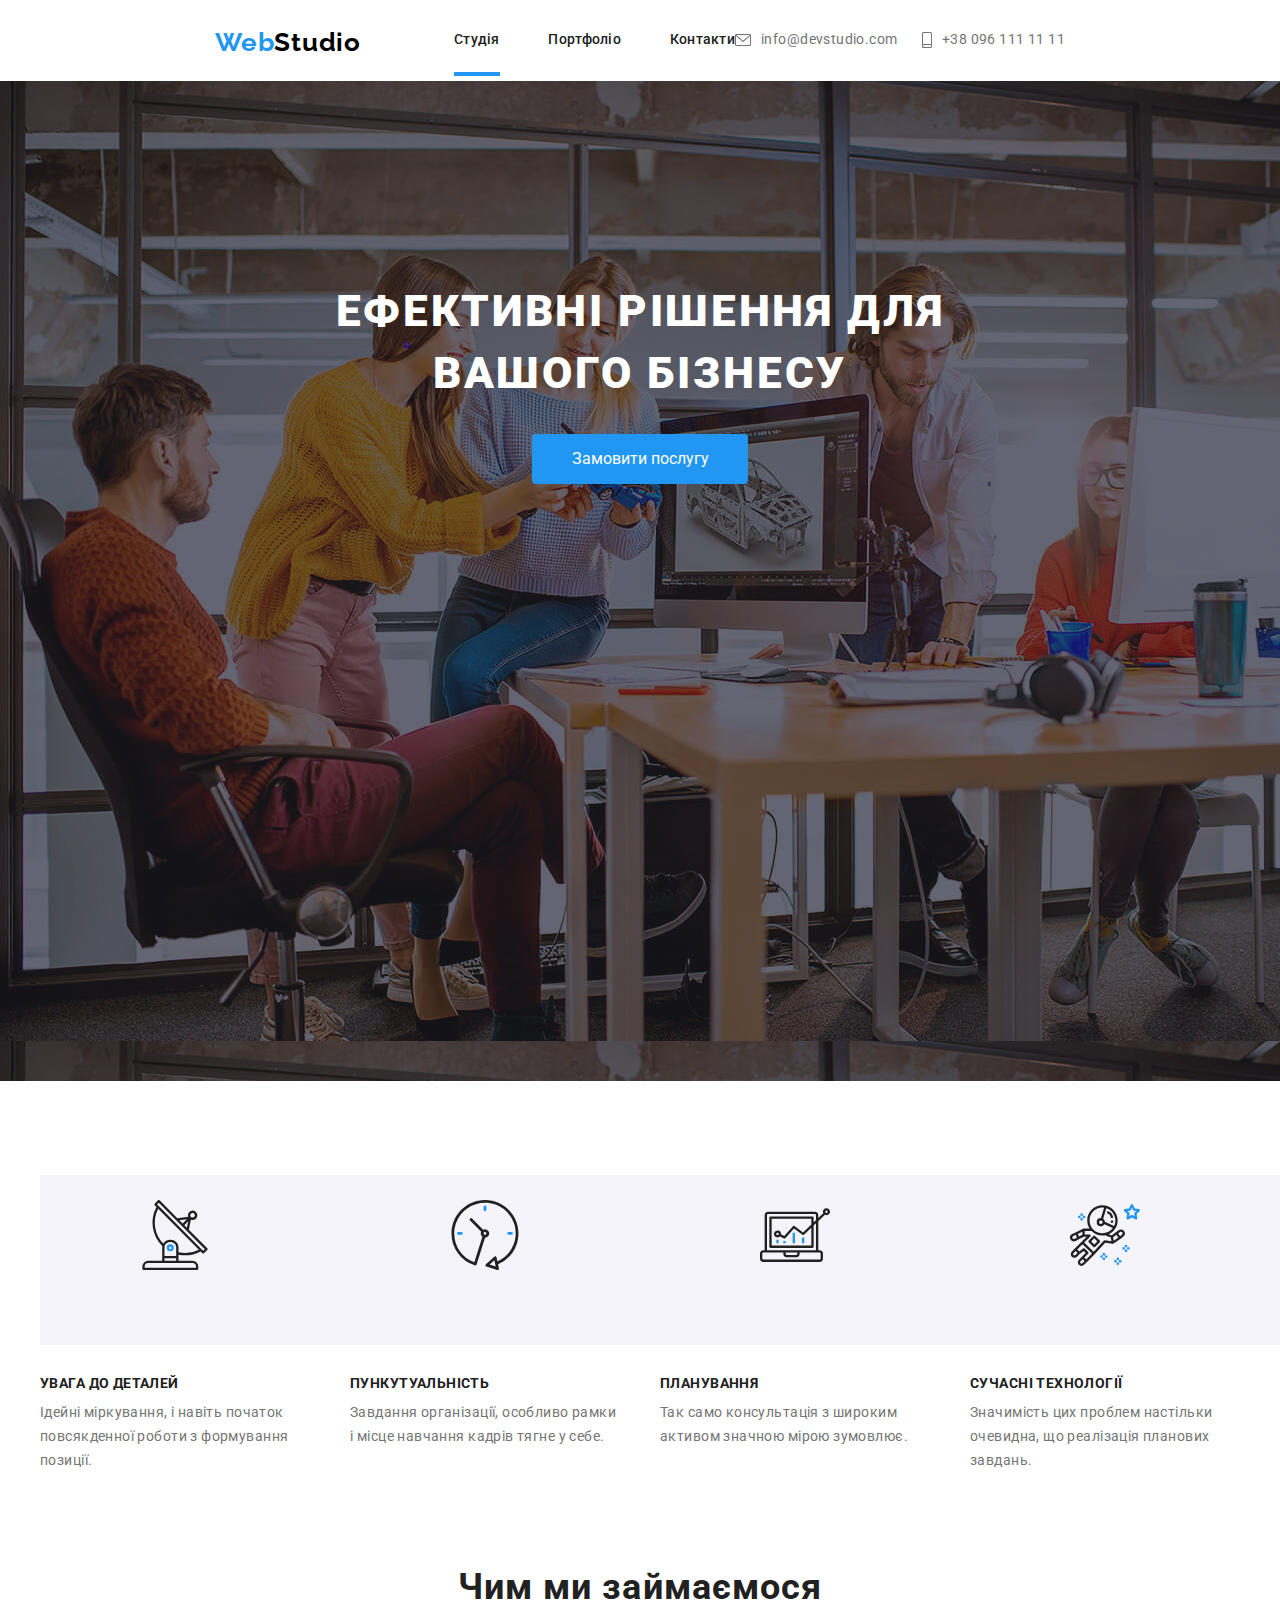
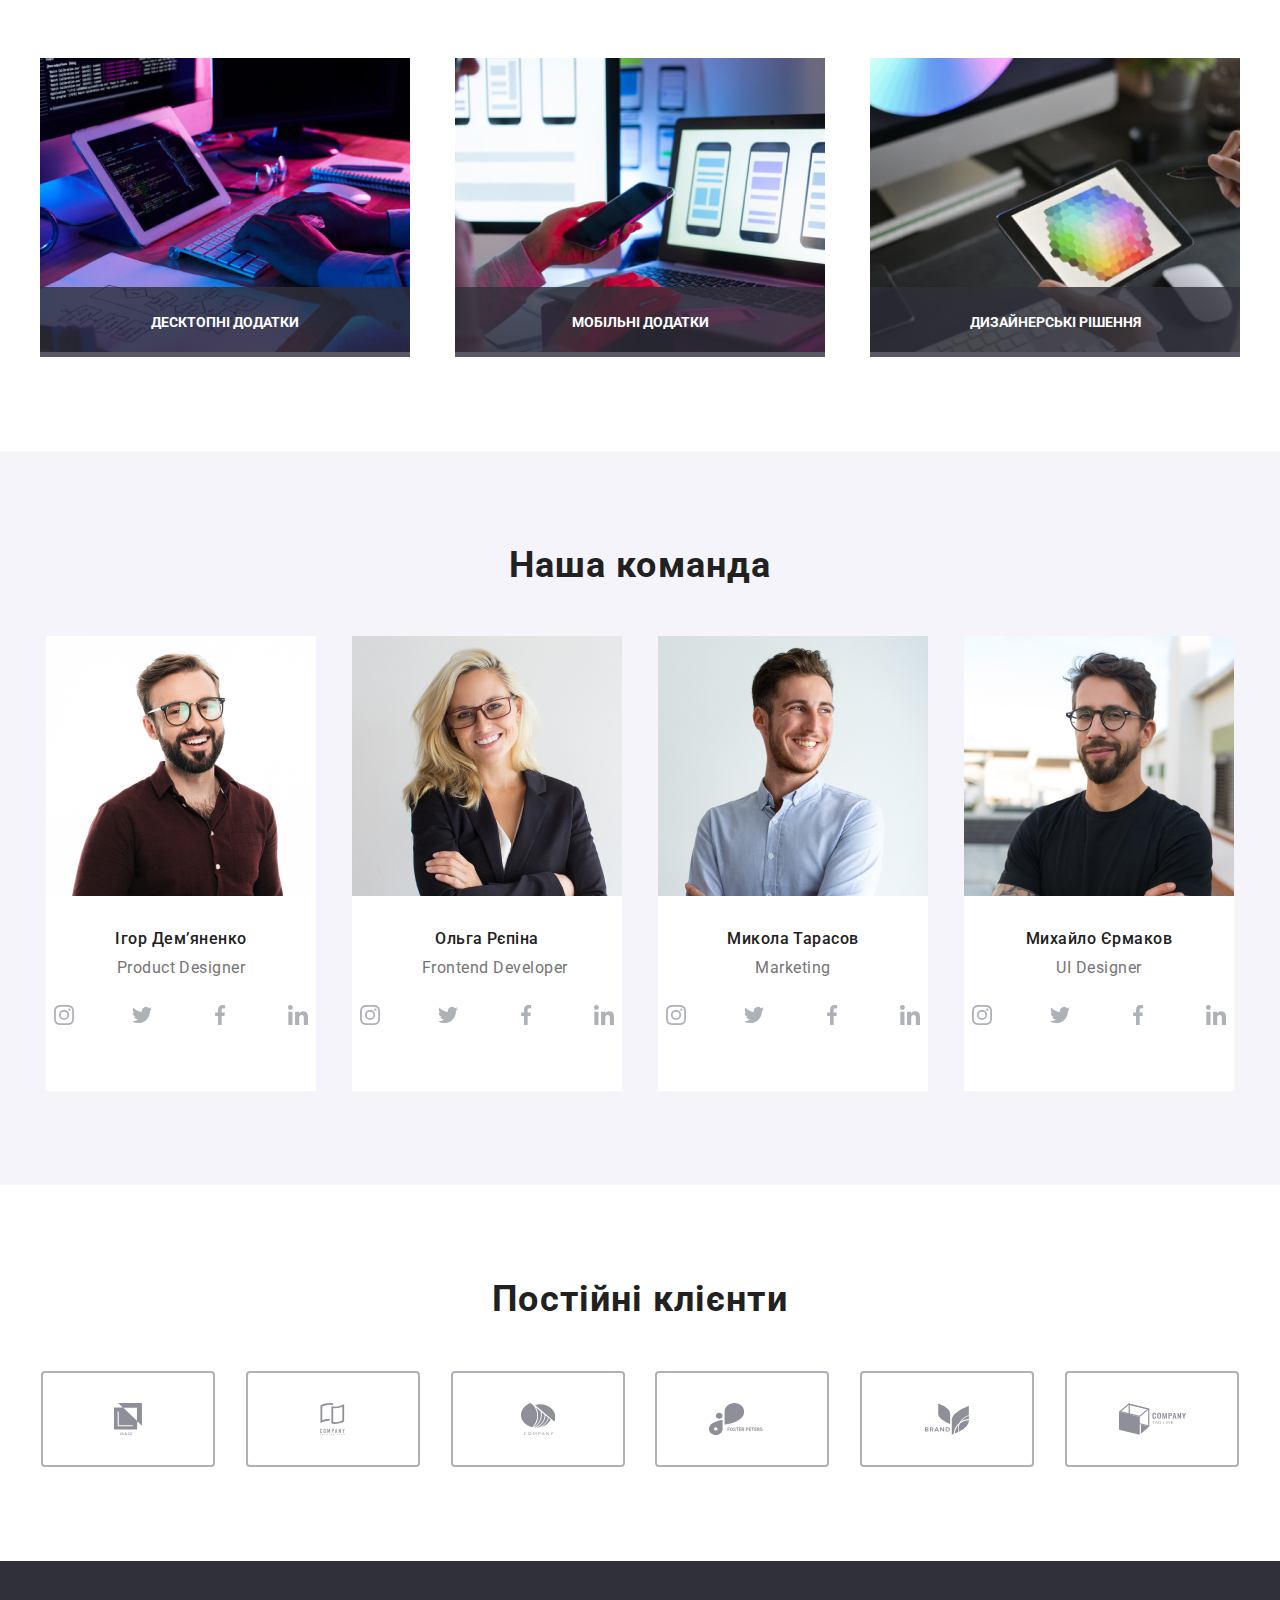
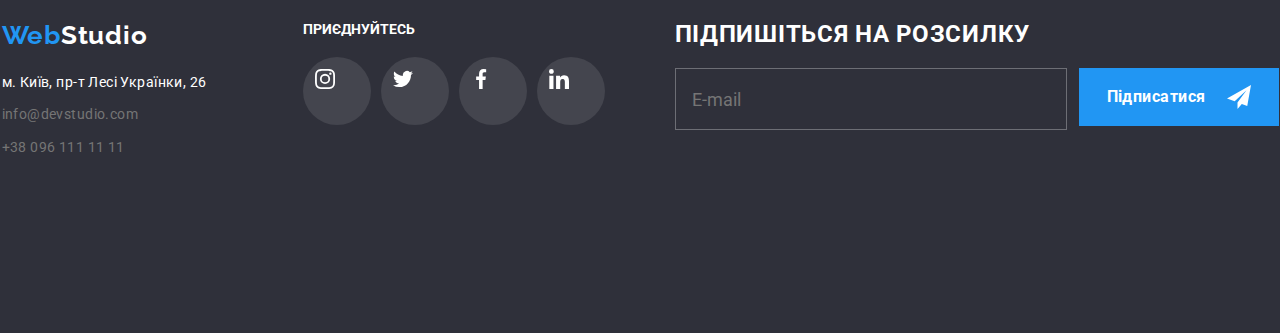
<file: index.html>
<!DOCTYPE html>
<html lang="en">

<head>
  <meta charset="UTF-8" />
  <meta http-equiv="X-UA-Compatible" content="IE=edge" />
  <meta name="viewport" content="width=device-width, initial-scale=1.0" />
  <title>Web Studio</title>
  <link href="https://fonts.googleapis.com/css2?family=Roboto:wght@400;500;700&display=swap" rel="stylesheet" />
  <link href="https://fonts.googleapis.com/css2?family=Raleway:ital,wght@0,100..900;1,100..900&display=swap"
    rel="stylesheet" />
  <link rel="stylesheet" href="https://cdnjs.cloudflare.com/ajax/libs/modern-normalize/2.0.0/modern-normalize.min.css"
    integrity="sha512-4xo8blKMVCiXpTaLzQSLSw3KFOVPWhm/TRtuPVc4WG6kUgjH6J03IBuG7JZPkcWMxJ5huwaBpOpnwYElP/m6wg=="
    crossorigin="anonymous" referrerpolicy="no-referrer" />
  <link rel="stylesheet" href="./css/styles.min.css" />
</head>

<body>
  <header class="header">
    <div class="header__container">
      <h1 class="header__logo logo">
        <a href="./index.html"> <span class="span-logo header__span">Web</span>Studio</a>
      </h1>
      <nav class="nav">
        <ul class="nav__menu">
          <li class="nav__li"><a href="./index.html">Студія</a></li>
          <li class="nav__li"><a href="./portfolio.html">Портфоліо</a></li>
          <li class="nav__li"><a href="#">Контакти</a></li>
        </ul>
      </nav>
      <div class="header__menu">
        <div>
          <a class="email header__email" href="mailto:info@devstudio.com">info@devstudio.com</a>
          <svg class="header__icon" width="16" height="12" xmlns="http://www.w3.org/2000/svg">
            <path
              d="M14.5 0h-13C.673 0 0 .673 0 1.5v9c0 .827.673 1.5 1.5 1.5h13c.827 0 1.5-.673 1.5-1.5v-9c0-.827-.673-1.5-1.5-1.5Zm0 1c.068 0 .133.014.192.039L8 6.839l-6.692-5.8A.498.498 0 0 1 1.5 1h13Zm0 10h-13a.5.5 0 0 1-.5-.5V2.095l6.672 5.783a.5.5 0 0 0 .656 0L15 2.095V10.5a.5.5 0 0 1-.5.5Z"
              fill="#757575" />
          </svg>
        </div>
        <div>
          <a class="phone header__phone" href="tel:+380961111111">+38 096 111 11 11</a>
          <svg class="header__icon" width="10" height="16" xmlns="http://www.w3.org/2000/svg">
            <path
              d="M8.5 0h-7C.673 0 0 .673 0 1.5v13c0 .827.673 1.5 1.5 1.5h7c.827 0 1.5-.673 1.5-1.5v-13C10 .673 9.327 0 8.5 0Zm-7 1h7a.5.5 0 0 1 .5.5V12H1V1.5a.5.5 0 0 1 .5-.5Zm7 14h-7a.5.5 0 0 1-.5-.5V13h8v1.5a.5.5 0 0 1-.5.5Z"
              fill="#757575" />
            <path d="M2.354 13.739a.445.445 0 0 1 0 .66.525.525 0 0 1-.708 0 .445.445 0 0 1 0-.66.525.525 0 0 1 .708 0Z"
              fill="#757575" />
          </svg>
        </div>
      </div>
    </div>
  </header>
  <!-- new -->
  <main>
    <section class="order-section section">
      <div class="overlay">
        <div class="container">
          <div class="order__container">
            <h2 class="order-text">Ефективні рішення для вашого бізнесу</h2>
            <button class="order__button" data-modal-open>Замовити послугу</button>
          </div>
        </div>
      </div>
    </section>

    <section class="about-section section">
      <div class="container">
        <ul class="about__list">
          <li>
            <div class="about__icon">
              <img src="./images/icon/antenna.svg" alt="" srcset="" />
            </div>
            <h3>Увага до деталей</h3>
            <p>Ідейні міркування, і навіть початок повсякденної роботи з формування позиції.</p>
          </li>
          <li>
            <div class="about__icon">
              <img src="./images/icon/clock.svg" alt="" />
            </div>
            <h3>Пункутуальність</h3>
            <p>Завдання організації, особливо рамки і місце навчання кадрів тягне у себе.</p>
          </li>
          <li>
            <div class="about__icon">
              <img src="./images/icon/diagram.svg" alt="" srcset="" />
            </div>
            <h3>Планування</h3>
            <p>Так само консультація з широким активом значною мірою зумовлює.</p>
          </li>
          <li>
            <div class="about__icon">
              <img src="./images/icon/astronaut.svg" alt="" srcset="" />
            </div>
            <h3>Сучасні Технології</h3>
            <p>Значимість цих проблем настільки очевидна, що реалізація планових завдань.</p>
          </li>
        </ul>
      </div>
    </section>

    <section class="what-section section">
      <div class="container">
        <h2 class="heading">Чим ми займаємося</h2>
        <ul class="what__img-works">
          <li>
            <div class="what-label">Десктопні додатки</div>
            <img src="./images/keyboard.jpg" alt="typing on keybord" width="370" height="294" />
          </li>
          <li>
            <div class="what-label">Мобільні додатки</div>
            <img src="./images/phone.jpg" alt="writing on the phone" width="370" height="294" />
          </li>
          <li>
            <div class="what-label">Дизайнерські рішення</div>
            <img src="./images/tablet.jpg" alt="watching on the tablet" width="370" height="294" />
          </li>
        </ul>
      </div>
    </section>

    <section class="section-employee section ">
      <div class="container">
        <h2 class="heading employee__heading">Наша команда</h2>
        <ul class="employee__list">
          <li class="employee__item">
            <img src="./images/product_designer.jpg" alt="Igor Demyanenko" width="270" height="260" />
            <h3>Ігор Демʼяненко</h3>
            <p>Product Designer</p>
            <ul class="cont-icons">
              <li>
                <a class="back-social" href="#">
                  <svg width="20" height="20" fill="none" xmlns="http://www.w3.org/2000/svg">
                    <g clip-path="url(#a)">
                      <path
                        d="M19.98 5.88c-.046-1.063-.218-1.793-.464-2.426a4.88 4.88 0 0 0-1.157-1.774 4.922 4.922 0 0 0-1.77-1.153C15.952.281 15.226.11 14.163.063 13.093.012 12.753 0 10.037 0 7.322 0 6.982.012 5.915.059 4.853.105 4.122.277 3.49.523A4.88 4.88 0 0 0 1.715 1.68 4.924 4.924 0 0 0 .563 3.45C.316 4.087.145 4.813.098 5.876c-.051 1.07-.063 1.41-.063 4.126 0 2.715.012 3.055.059 4.122.047 1.063.219 1.793.465 2.426a4.932 4.932 0 0 0 1.156 1.774 4.92 4.92 0 0 0 1.77 1.152c.637.247 1.364.419 2.426.465 1.067.047 1.407.059 4.122.059 2.716 0 3.056-.012 4.122-.059 1.063-.046 1.793-.218 2.426-.464a5.116 5.116 0 0 0 2.927-2.927c.246-.637.418-1.364.465-2.426.047-1.067.058-1.407.058-4.122s-.004-3.055-.05-4.122Zm-1.8 8.166c-.044.977-.208 1.504-.344 1.856a3.318 3.318 0 0 1-1.9 1.898c-.35.137-.882.301-1.855.344-1.055.047-1.371.059-4.04.059-2.668 0-2.989-.012-4.04-.059-.977-.043-1.504-.207-1.856-.344a3.077 3.077 0 0 1-1.148-.746 3.11 3.11 0 0 1-.747-1.148c-.136-.352-.3-.883-.343-1.856-.047-1.055-.059-1.372-.059-4.04 0-2.669.012-2.99.059-4.04.043-.977.207-1.504.343-1.856A3.04 3.04 0 0 1 3 2.965a3.105 3.105 0 0 1 1.15-.746c.35-.137.882-.3 1.855-.344 1.055-.046 1.372-.058 4.04-.058 2.672 0 2.989.012 4.04.058.977.043 1.504.207 1.856.344.433.16.828.414 1.148.746.332.325.586.715.747 1.15.136.35.3.882.343 1.855.047 1.055.059 1.371.059 4.04 0 2.668-.012 2.98-.059 4.036Z" />
                      <path
                        d="M10.037 4.864A5.139 5.139 0 0 0 4.9 10.002a5.139 5.139 0 0 0 10.276 0 5.139 5.139 0 0 0-5.138-5.138Zm0 8.47a3.333 3.333 0 1 1 .001-6.666 3.333 3.333 0 0 1 0 6.667Zm6.541-8.673a1.2 1.2 0 1 1-2.4 0 1.2 1.2 0 0 1 2.4 0Z" />
                    </g>
                    <defs>
                      <clipPath id="a">
                        <path d="M0 0h20v20H0z" />
                      </clipPath>
                    </defs>
                  </svg>
                </a>
              </li>
              <li>
                <a class="back-social" href="#">
                  <svg width="20" height="20" fill="none" xmlns="http://www.w3.org/2000/svg">
                    <g clip-path="url(#a)">
                      <path
                        d="M20 3.799a8.549 8.549 0 0 1-2.363.647 4.077 4.077 0 0 0 1.804-2.266 8.192 8.192 0 0 1-2.6.992A4.099 4.099 0 0 0 9.75 5.976c0 .325.027.638.095.935-3.409-.166-6.425-1.8-8.451-4.288A4.128 4.128 0 0 0 .83 4.694c0 1.42.732 2.679 1.821 3.407A4.05 4.05 0 0 1 .8 7.597v.045a4.119 4.119 0 0 0 3.285 4.03 4.09 4.09 0 0 1-1.075.134c-.262 0-.527-.015-.776-.07.531 1.624 2.038 2.818 3.831 2.856a8.238 8.238 0 0 1-5.084 1.75A7.67 7.67 0 0 1 0 16.284a11.543 11.543 0 0 0 6.29 1.84c7.545 0 11.67-6.25 11.67-11.668 0-.18-.006-.356-.015-.53A8.179 8.179 0 0 0 20 3.8Z" />
                    </g>
                    <defs>
                      <clipPath id="a">
                        <path d="M0 0h20v20H0z" />
                      </clipPath>
                    </defs>
                  </svg>
                </a>
              </li>
              <li>
                <a class="back-social" href="#">
                  <svg width="20" height="20" fill="none" xmlns="http://www.w3.org/2000/svg">
                    <g clip-path="url(#a)">
                      <path
                        d="M13.33 3.32h1.827V.14a23.576 23.576 0 0 0-2.66-.14C9.864 0 8.06 1.656 8.06 4.7v2.8H5.156v3.555H8.06V20h3.561v-8.944h2.788l.442-3.555h-3.23V5.05c0-1.027.277-1.73 1.709-1.73Z" />
                    </g>
                    <defs>
                      <clipPath id="a">
                        <path d="M0 0h20v20H0z" />
                      </clipPath>
                    </defs>
                  </svg>
                </a>
              </li>
              <li>
                <a class="back-social" href="#">
                  <svg width="20" height="20" fill="none" xmlns="http://www.w3.org/2000/svg">
                    <g clip-path="url(#a)">
                      <path
                        d="M19.995 20H20v-7.336c0-3.588-.772-6.352-4.967-6.352-2.017 0-3.37 1.106-3.923 2.156h-.058V6.647H7.074v13.352h4.142v-6.611c0-1.741.33-3.425 2.486-3.425 2.124 0 2.156 1.987 2.156 3.536V20h4.137ZM.33 6.647h4.147V20H.33V6.647ZM2.402 0A2.402 2.402 0 0 0 0 2.402c0 1.325 1.076 2.424 2.402 2.424 1.325 0 2.401-1.098 2.401-2.424A2.403 2.403 0 0 0 2.402 0Z" />
                    </g>
                    <defs>
                      <clipPath id="a">
                        <path d="M0 0h20v20H0z" />
                      </clipPath>
                    </defs>
                  </svg>
                </a>
              </li>
            </ul>
          </li>
          <li class="employee__item">
            <img src="./images/frontend_developer.jpg" alt="Olaga Repina" width="270" height="260" />
            <h3>Ольга Рєпіна</h3>
            <p>Frontend Developer</p>
            <ul class="cont-icons">
              <li>
                <a class="back-social" href="#">
                  <svg width="20" height="20" fill="none" xmlns="http://www.w3.org/2000/svg">
                    <g clip-path="url(#a)">
                      <path
                        d="M19.98 5.88c-.046-1.063-.218-1.793-.464-2.426a4.88 4.88 0 0 0-1.157-1.774 4.922 4.922 0 0 0-1.77-1.153C15.952.281 15.226.11 14.163.063 13.093.012 12.753 0 10.037 0 7.322 0 6.982.012 5.915.059 4.853.105 4.122.277 3.49.523A4.88 4.88 0 0 0 1.715 1.68 4.924 4.924 0 0 0 .563 3.45C.316 4.087.145 4.813.098 5.876c-.051 1.07-.063 1.41-.063 4.126 0 2.715.012 3.055.059 4.122.047 1.063.219 1.793.465 2.426a4.932 4.932 0 0 0 1.156 1.774 4.92 4.92 0 0 0 1.77 1.152c.637.247 1.364.419 2.426.465 1.067.047 1.407.059 4.122.059 2.716 0 3.056-.012 4.122-.059 1.063-.046 1.793-.218 2.426-.464a5.116 5.116 0 0 0 2.927-2.927c.246-.637.418-1.364.465-2.426.047-1.067.058-1.407.058-4.122s-.004-3.055-.05-4.122Zm-1.8 8.166c-.044.977-.208 1.504-.344 1.856a3.318 3.318 0 0 1-1.9 1.898c-.35.137-.882.301-1.855.344-1.055.047-1.371.059-4.04.059-2.668 0-2.989-.012-4.04-.059-.977-.043-1.504-.207-1.856-.344a3.077 3.077 0 0 1-1.148-.746 3.11 3.11 0 0 1-.747-1.148c-.136-.352-.3-.883-.343-1.856-.047-1.055-.059-1.372-.059-4.04 0-2.669.012-2.99.059-4.04.043-.977.207-1.504.343-1.856A3.04 3.04 0 0 1 3 2.965a3.105 3.105 0 0 1 1.15-.746c.35-.137.882-.3 1.855-.344 1.055-.046 1.372-.058 4.04-.058 2.672 0 2.989.012 4.04.058.977.043 1.504.207 1.856.344.433.16.828.414 1.148.746.332.325.586.715.747 1.15.136.35.3.882.343 1.855.047 1.055.059 1.371.059 4.04 0 2.668-.012 2.98-.059 4.036Z" />
                      <path
                        d="M10.037 4.864A5.139 5.139 0 0 0 4.9 10.002a5.139 5.139 0 0 0 10.276 0 5.139 5.139 0 0 0-5.138-5.138Zm0 8.47a3.333 3.333 0 1 1 .001-6.666 3.333 3.333 0 0 1 0 6.667Zm6.541-8.673a1.2 1.2 0 1 1-2.4 0 1.2 1.2 0 0 1 2.4 0Z" />
                    </g>
                    <defs>
                      <clipPath id="a">
                        <path d="M0 0h20v20H0z" />
                      </clipPath>
                    </defs>
                  </svg>
                </a>
              </li>
              <li>
                <a class="back-social" href="#">
                  <svg width="20" height="20" fill="none" xmlns="http://www.w3.org/2000/svg">
                    <g clip-path="url(#a)">
                      <path
                        d="M20 3.799a8.549 8.549 0 0 1-2.363.647 4.077 4.077 0 0 0 1.804-2.266 8.192 8.192 0 0 1-2.6.992A4.099 4.099 0 0 0 9.75 5.976c0 .325.027.638.095.935-3.409-.166-6.425-1.8-8.451-4.288A4.128 4.128 0 0 0 .83 4.694c0 1.42.732 2.679 1.821 3.407A4.05 4.05 0 0 1 .8 7.597v.045a4.119 4.119 0 0 0 3.285 4.03 4.09 4.09 0 0 1-1.075.134c-.262 0-.527-.015-.776-.07.531 1.624 2.038 2.818 3.831 2.856a8.238 8.238 0 0 1-5.084 1.75A7.67 7.67 0 0 1 0 16.284a11.543 11.543 0 0 0 6.29 1.84c7.545 0 11.67-6.25 11.67-11.668 0-.18-.006-.356-.015-.53A8.179 8.179 0 0 0 20 3.8Z" />
                    </g>
                    <defs>
                      <clipPath id="a">
                        <path d="M0 0h20v20H0z" />
                      </clipPath>
                    </defs>
                  </svg>
                </a>
              </li>
              <li>
                <a class="back-social" href="#">
                  <svg width="20" height="20" fill="none" xmlns="http://www.w3.org/2000/svg">
                    <g clip-path="url(#a)">
                      <path
                        d="M13.33 3.32h1.827V.14a23.576 23.576 0 0 0-2.66-.14C9.864 0 8.06 1.656 8.06 4.7v2.8H5.156v3.555H8.06V20h3.561v-8.944h2.788l.442-3.555h-3.23V5.05c0-1.027.277-1.73 1.709-1.73Z" />
                    </g>
                    <defs>
                      <clipPath id="a">
                        <path d="M0 0h20v20H0z" />
                      </clipPath>
                    </defs>
                  </svg>
                </a>
              </li>
              <li>
                <a class="back-social" href="#">
                  <svg width="20" height="20" fill="none" xmlns="http://www.w3.org/2000/svg">
                    <g clip-path="url(#a)">
                      <path
                        d="M19.995 20H20v-7.336c0-3.588-.772-6.352-4.967-6.352-2.017 0-3.37 1.106-3.923 2.156h-.058V6.647H7.074v13.352h4.142v-6.611c0-1.741.33-3.425 2.486-3.425 2.124 0 2.156 1.987 2.156 3.536V20h4.137ZM.33 6.647h4.147V20H.33V6.647ZM2.402 0A2.402 2.402 0 0 0 0 2.402c0 1.325 1.076 2.424 2.402 2.424 1.325 0 2.401-1.098 2.401-2.424A2.403 2.403 0 0 0 2.402 0Z" />
                    </g>
                    <defs>
                      <clipPath id="a">
                        <path d="M0 0h20v20H0z" />
                      </clipPath>
                    </defs>
                  </svg>
                </a>
              </li>
            </ul>
          </li>

          <li class="employee__item">
            <img src="./images/marketing.jpg" alt="Micola Tarasov" width="270" height="260" />
            <h3>Микола Тарасов</h3>
            <p>Marketing</p>
            <ul class="cont-icons">
              <li>
                <a class="back-social" href="#">
                  <svg width="20" height="20" fill="none" xmlns="http://www.w3.org/2000/svg">
                    <g clip-path="url(#a)">
                      <path
                        d="M19.98 5.88c-.046-1.063-.218-1.793-.464-2.426a4.88 4.88 0 0 0-1.157-1.774 4.922 4.922 0 0 0-1.77-1.153C15.952.281 15.226.11 14.163.063 13.093.012 12.753 0 10.037 0 7.322 0 6.982.012 5.915.059 4.853.105 4.122.277 3.49.523A4.88 4.88 0 0 0 1.715 1.68 4.924 4.924 0 0 0 .563 3.45C.316 4.087.145 4.813.098 5.876c-.051 1.07-.063 1.41-.063 4.126 0 2.715.012 3.055.059 4.122.047 1.063.219 1.793.465 2.426a4.932 4.932 0 0 0 1.156 1.774 4.92 4.92 0 0 0 1.77 1.152c.637.247 1.364.419 2.426.465 1.067.047 1.407.059 4.122.059 2.716 0 3.056-.012 4.122-.059 1.063-.046 1.793-.218 2.426-.464a5.116 5.116 0 0 0 2.927-2.927c.246-.637.418-1.364.465-2.426.047-1.067.058-1.407.058-4.122s-.004-3.055-.05-4.122Zm-1.8 8.166c-.044.977-.208 1.504-.344 1.856a3.318 3.318 0 0 1-1.9 1.898c-.35.137-.882.301-1.855.344-1.055.047-1.371.059-4.04.059-2.668 0-2.989-.012-4.04-.059-.977-.043-1.504-.207-1.856-.344a3.077 3.077 0 0 1-1.148-.746 3.11 3.11 0 0 1-.747-1.148c-.136-.352-.3-.883-.343-1.856-.047-1.055-.059-1.372-.059-4.04 0-2.669.012-2.99.059-4.04.043-.977.207-1.504.343-1.856A3.04 3.04 0 0 1 3 2.965a3.105 3.105 0 0 1 1.15-.746c.35-.137.882-.3 1.855-.344 1.055-.046 1.372-.058 4.04-.058 2.672 0 2.989.012 4.04.058.977.043 1.504.207 1.856.344.433.16.828.414 1.148.746.332.325.586.715.747 1.15.136.35.3.882.343 1.855.047 1.055.059 1.371.059 4.04 0 2.668-.012 2.98-.059 4.036Z" />
                      <path
                        d="M10.037 4.864A5.139 5.139 0 0 0 4.9 10.002a5.139 5.139 0 0 0 10.276 0 5.139 5.139 0 0 0-5.138-5.138Zm0 8.47a3.333 3.333 0 1 1 .001-6.666 3.333 3.333 0 0 1 0 6.667Zm6.541-8.673a1.2 1.2 0 1 1-2.4 0 1.2 1.2 0 0 1 2.4 0Z" />
                    </g>
                    <defs>
                      <clipPath id="a">
                        <path d="M0 0h20v20H0z" />
                      </clipPath>
                    </defs>
                  </svg>
                </a>
              </li>
              <li>
                <a class="back-social" href="#">
                  <svg width="20" height="20" fill="none" xmlns="http://www.w3.org/2000/svg">
                    <g clip-path="url(#a)">
                      <path
                        d="M20 3.799a8.549 8.549 0 0 1-2.363.647 4.077 4.077 0 0 0 1.804-2.266 8.192 8.192 0 0 1-2.6.992A4.099 4.099 0 0 0 9.75 5.976c0 .325.027.638.095.935-3.409-.166-6.425-1.8-8.451-4.288A4.128 4.128 0 0 0 .83 4.694c0 1.42.732 2.679 1.821 3.407A4.05 4.05 0 0 1 .8 7.597v.045a4.119 4.119 0 0 0 3.285 4.03 4.09 4.09 0 0 1-1.075.134c-.262 0-.527-.015-.776-.07.531 1.624 2.038 2.818 3.831 2.856a8.238 8.238 0 0 1-5.084 1.75A7.67 7.67 0 0 1 0 16.284a11.543 11.543 0 0 0 6.29 1.84c7.545 0 11.67-6.25 11.67-11.668 0-.18-.006-.356-.015-.53A8.179 8.179 0 0 0 20 3.8Z" />
                    </g>
                    <defs>
                      <clipPath id="a">
                        <path d="M0 0h20v20H0z" />
                      </clipPath>
                    </defs>
                  </svg>
                </a>
              </li>
              <li>
                <a class="back-social" href="#">
                  <svg width="20" height="20" fill="none" xmlns="http://www.w3.org/2000/svg">
                    <g clip-path="url(#a)">
                      <path
                        d="M13.33 3.32h1.827V.14a23.576 23.576 0 0 0-2.66-.14C9.864 0 8.06 1.656 8.06 4.7v2.8H5.156v3.555H8.06V20h3.561v-8.944h2.788l.442-3.555h-3.23V5.05c0-1.027.277-1.73 1.709-1.73Z" />
                    </g>
                    <defs>
                      <clipPath id="a">
                        <path d="M0 0h20v20H0z" />
                      </clipPath>
                    </defs>
                  </svg>
                </a>
              </li>
              <li>
                <a class="back-social" href="#">
                  <svg width="20" height="20" fill="none" xmlns="http://www.w3.org/2000/svg">
                    <g clip-path="url(#a)">
                      <path
                        d="M19.995 20H20v-7.336c0-3.588-.772-6.352-4.967-6.352-2.017 0-3.37 1.106-3.923 2.156h-.058V6.647H7.074v13.352h4.142v-6.611c0-1.741.33-3.425 2.486-3.425 2.124 0 2.156 1.987 2.156 3.536V20h4.137ZM.33 6.647h4.147V20H.33V6.647ZM2.402 0A2.402 2.402 0 0 0 0 2.402c0 1.325 1.076 2.424 2.402 2.424 1.325 0 2.401-1.098 2.401-2.424A2.403 2.403 0 0 0 2.402 0Z" />
                    </g>
                    <defs>
                      <clipPath id="a">
                        <path d="M0 0h20v20H0z" />
                      </clipPath>
                    </defs>
                  </svg>
                </a>
              </li>
            </ul>
          </li>

          <li class="employee__item">
            <img src="./images/ui_designer.jpg" alt="Mixailo Ermakov" width="270" height="260" />
            <h3>Михайло Єрмаков</h3>
            <p>UI Designer</p>
            <ul class="cont-icons">
              <li>
                <a class="back-social" href="#">
                  <svg width="20" height="20" fill="none" xmlns="http://www.w3.org/2000/svg">
                    <g clip-path="url(#a)">
                      <path
                        d="M19.98 5.88c-.046-1.063-.218-1.793-.464-2.426a4.88 4.88 0 0 0-1.157-1.774 4.922 4.922 0 0 0-1.77-1.153C15.952.281 15.226.11 14.163.063 13.093.012 12.753 0 10.037 0 7.322 0 6.982.012 5.915.059 4.853.105 4.122.277 3.49.523A4.88 4.88 0 0 0 1.715 1.68 4.924 4.924 0 0 0 .563 3.45C.316 4.087.145 4.813.098 5.876c-.051 1.07-.063 1.41-.063 4.126 0 2.715.012 3.055.059 4.122.047 1.063.219 1.793.465 2.426a4.932 4.932 0 0 0 1.156 1.774 4.92 4.92 0 0 0 1.77 1.152c.637.247 1.364.419 2.426.465 1.067.047 1.407.059 4.122.059 2.716 0 3.056-.012 4.122-.059 1.063-.046 1.793-.218 2.426-.464a5.116 5.116 0 0 0 2.927-2.927c.246-.637.418-1.364.465-2.426.047-1.067.058-1.407.058-4.122s-.004-3.055-.05-4.122Zm-1.8 8.166c-.044.977-.208 1.504-.344 1.856a3.318 3.318 0 0 1-1.9 1.898c-.35.137-.882.301-1.855.344-1.055.047-1.371.059-4.04.059-2.668 0-2.989-.012-4.04-.059-.977-.043-1.504-.207-1.856-.344a3.077 3.077 0 0 1-1.148-.746 3.11 3.11 0 0 1-.747-1.148c-.136-.352-.3-.883-.343-1.856-.047-1.055-.059-1.372-.059-4.04 0-2.669.012-2.99.059-4.04.043-.977.207-1.504.343-1.856A3.04 3.04 0 0 1 3 2.965a3.105 3.105 0 0 1 1.15-.746c.35-.137.882-.3 1.855-.344 1.055-.046 1.372-.058 4.04-.058 2.672 0 2.989.012 4.04.058.977.043 1.504.207 1.856.344.433.16.828.414 1.148.746.332.325.586.715.747 1.15.136.35.3.882.343 1.855.047 1.055.059 1.371.059 4.04 0 2.668-.012 2.98-.059 4.036Z" />
                      <path
                        d="M10.037 4.864A5.139 5.139 0 0 0 4.9 10.002a5.139 5.139 0 0 0 10.276 0 5.139 5.139 0 0 0-5.138-5.138Zm0 8.47a3.333 3.333 0 1 1 .001-6.666 3.333 3.333 0 0 1 0 6.667Zm6.541-8.673a1.2 1.2 0 1 1-2.4 0 1.2 1.2 0 0 1 2.4 0Z" />
                    </g>
                    <defs>
                      <clipPath id="a">
                        <path d="M0 0h20v20H0z" />
                      </clipPath>
                    </defs>
                  </svg>
                </a>
              </li>
              <li>
                <a class="back-social" href="#">
                  <svg width="20" height="20" fill="none" xmlns="http://www.w3.org/2000/svg">
                    <g clip-path="url(#a)">
                      <path
                        d="M20 3.799a8.549 8.549 0 0 1-2.363.647 4.077 4.077 0 0 0 1.804-2.266 8.192 8.192 0 0 1-2.6.992A4.099 4.099 0 0 0 9.75 5.976c0 .325.027.638.095.935-3.409-.166-6.425-1.8-8.451-4.288A4.128 4.128 0 0 0 .83 4.694c0 1.42.732 2.679 1.821 3.407A4.05 4.05 0 0 1 .8 7.597v.045a4.119 4.119 0 0 0 3.285 4.03 4.09 4.09 0 0 1-1.075.134c-.262 0-.527-.015-.776-.07.531 1.624 2.038 2.818 3.831 2.856a8.238 8.238 0 0 1-5.084 1.75A7.67 7.67 0 0 1 0 16.284a11.543 11.543 0 0 0 6.29 1.84c7.545 0 11.67-6.25 11.67-11.668 0-.18-.006-.356-.015-.53A8.179 8.179 0 0 0 20 3.8Z" />
                    </g>
                    <defs>
                      <clipPath id="a">
                        <path d="M0 0h20v20H0z" />
                      </clipPath>
                    </defs>
                  </svg>
                </a>
              </li>
              <li>
                <a class="back-social" href="#">
                  <svg width="20" height="20" fill="none" xmlns="http://www.w3.org/2000/svg">
                    <g clip-path="url(#a)">
                      <path
                        d="M13.33 3.32h1.827V.14a23.576 23.576 0 0 0-2.66-.14C9.864 0 8.06 1.656 8.06 4.7v2.8H5.156v3.555H8.06V20h3.561v-8.944h2.788l.442-3.555h-3.23V5.05c0-1.027.277-1.73 1.709-1.73Z" />
                    </g>
                    <defs>
                      <clipPath id="a">
                        <path d="M0 0h20v20H0z" />
                      </clipPath>
                    </defs>
                  </svg>
                </a>
              </li>
              <li>
                <a class="back-social" href="#">
                  <svg width="20" height="20" fill="none" xmlns="http://www.w3.org/2000/svg">
                    <g clip-path="url(#a)">
                      <path
                        d="M19.995 20H20v-7.336c0-3.588-.772-6.352-4.967-6.352-2.017 0-3.37 1.106-3.923 2.156h-.058V6.647H7.074v13.352h4.142v-6.611c0-1.741.33-3.425 2.486-3.425 2.124 0 2.156 1.987 2.156 3.536V20h4.137ZM.33 6.647h4.147V20H.33V6.647ZM2.402 0A2.402 2.402 0 0 0 0 2.402c0 1.325 1.076 2.424 2.402 2.424 1.325 0 2.401-1.098 2.401-2.424A2.403 2.403 0 0 0 2.402 0Z" />
                    </g>
                    <defs>
                      <clipPath id="a">
                        <path d="M0 0h20v20H0z" />
                      </clipPath>
                    </defs>
                  </svg>
                </a>
              </li>
            </ul>
          </li>
        </ul>
      </div>
    </section>


    <section class="clients-section section">
      <div class="container">
        <h2 class="heading">Постійні клієнти</h2>
        <ul class="clients__list">
          <li class="clients__item">
            <svg xmlns="http://www.w3.org/2000/svg" width="28" height="32">
              <path fill="#8e8f99"
                d="m4.085 0 4.771 4.546L0 4.541v22.054h23.149v-8.432l4.766 4.541V.001H4.085zm18.854 17.629L9.411 4.74h13.528v12.889zm-4.2 5.74H3.663V8.536h1.066v13.828h14.01v1.004zM6.67 30.68l-.562-1.155h-.464l.814 1.529v.891h.421v-.891l.814-1.529h-.462l-.562 1.155zm2.071-1.155h.1l.914 2.42h-.439l-.196-.567h-.937l-.195.567h-.437l.911-2.42h.279zm-.444 1.522h.709l-.355-1.027-.354 1.027zm2.925-.401-.053-.068a1.266 1.266 0 0 1-.145-.238.647.647 0 0 1 .026-.565.519.519 0 0 1 .221-.209.71.71 0 0 1 .334-.075c.123 0 .229.025.317.075.09.049.158.114.206.194.049.081.073.17.073.266 0 .076-.014.146-.042.209s-.066.121-.115.173a1.188 1.188 0 0 1-.17.148l-.168.122.479.566a.966.966 0 0 0 .105-.452h.346c0 .117-.012.229-.035.334a1.039 1.039 0 0 1-.177.4l.355.418h-.464l-.141-.165a.952.952 0 0 1-.248.136 1.107 1.107 0 0 1-.376.063c-.161 0-.3-.029-.417-.088s-.208-.14-.273-.243a.665.665 0 0 1-.095-.354c0-.099.021-.185.061-.259a.797.797 0 0 1 .168-.209c.066-.059.14-.119.224-.178zm.198.243-.05.036a.61.61 0 0 0-.131.138.394.394 0 0 0-.023.409.344.344 0 0 0 .135.138c.06.033.132.05.218.05a.62.62 0 0 0 .391-.137l-.539-.633zm.096-.442.148-.1a.552.552 0 0 0 .15-.136.3.3 0 0 0 .045-.17.241.241 0 0 0-.255-.233.246.246 0 0 0-.231.143.338.338 0 0 0-.028.141c0 .05.013.101.038.155a.994.994 0 0 0 .133.2zm4.234.71h-.416a.776.776 0 0 1-.076.268.383.383 0 0 1-.168.165.626.626 0 0 1-.288.056c-.098 0-.181-.019-.251-.058s-.127-.094-.173-.165a.822.822 0 0 1-.1-.254 1.62 1.62 0 0 1-.032-.332v-.204c0-.129.012-.243.035-.342.024-.101.06-.186.108-.254s.107-.121.178-.156a.557.557 0 0 1 .249-.053c.116 0 .211.02.283.06a.378.378 0 0 1 .163.17.756.756 0 0 1 .073.268h.416a1.046 1.046 0 0 0-.136-.43c-.073-.125-.176-.223-.309-.294s-.296-.106-.489-.106c-.152 0-.289.027-.411.08a.862.862 0 0 0-.311.231c-.086.1-.153.22-.2.361a1.546 1.546 0 0 0-.068.472v.201c0 .174.022.331.067.472.045.141.111.261.196.361a.878.878 0 0 0 .307.229c.12.053.254.08.404.08.195 0 .361-.035.497-.106s.242-.168.317-.291a.958.958 0 0 0 .133-.424zm2.309-.356v-.133c0-.183-.024-.346-.073-.49a1.08 1.08 0 0 0-.204-.371.868.868 0 0 0-.317-.234 1.005 1.005 0 0 0-.409-.081c-.148 0-.284.027-.407.081a.876.876 0 0 0-.317.234 1.084 1.084 0 0 0-.206.371 1.52 1.52 0 0 0-.073.49v.133c0 .183.024.347.073.492.05.145.12.269.209.371s.196.18.317.234c.123.053.259.08.407.08.15 0 .286-.027.409-.08a.879.879 0 0 0 .316-.234c.089-.102.157-.226.204-.371s.072-.309.072-.492zm-.417-.136v.136c0 .135-.013.255-.04.359a.777.777 0 0 1-.113.264.493.493 0 0 1-.431.214.556.556 0 0 1-.246-.053.527.527 0 0 1-.186-.161c-.051-.072-.09-.16-.116-.264s-.04-.224-.04-.359v-.136c0-.135.013-.254.04-.357a.784.784 0 0 1 .115-.261.5.5 0 0 1 .43-.215c.092 0 .175.018.248.055a.47.47 0 0 1 .184.16c.051.07.089.157.115.261.027.103.04.222.04.357z" />
            </svg>
          </li>
          <li class="clients__item">
            <svg xmlns="http://www.w3.org/2000/svg" width="25" height="32">
              <path fill="#8e8f99"
                d="M10.531 1.806h-.084a9.985 9.985 0 0 0-.388-.014h-.28c-.244 0-.494.006-.741.019a.523.523 0 0 0-.056 0 17.4 17.4 0 0 0-6.471 1.651l-.266.128v13.625l.623-.211a23.32 23.32 0 0 1 1.731-.513 21.155 21.155 0 0 1 4.982-.662v1.79a15.56 15.56 0 0 0-.655.019h-.051a19.948 19.948 0 0 0-3.833.588c-1.59.398-3.124.996-4.566 1.779V2.53A18.3 18.3 0 0 1 5.266.582 18.343 18.343 0 0 1 9.781 0h.263c.314.008.621.022.909.044.759.053 1.511.173 2.249.358v1.762a13.947 13.947 0 0 0-2.179-.329l-.045-.004c-.152-.013-.304-.026-.446-.026zm3.102 1.801c.391.03.796.044 1.205.044a19.352 19.352 0 0 0 4.747-.609c1.589-.4 3.123-.998 4.564-1.781v17.163a18.313 18.313 0 0 1-4.792 1.948 18.486 18.486 0 0 1-4.515.581 13.778 13.778 0 0 1-3.425-.404V3.274c.265.061.537.117.814.164.455.077.934.133 1.401.167zm8.734.133-.623.21c-.573.192-1.15.365-1.731.518a21.098 21.098 0 0 1-5.173.663c-.406 0-.78-.011-1.141-.034l-.497-.033v14.017l.427.038c.395.034.803.052 1.214.052a16.573 16.573 0 0 0 4.074-.527 17.107 17.107 0 0 0 3.184-1.144l.266-.128V3.742zM1.684 25.977a.912.912 0 0 0-.693-.28 1.034 1.034 0 0 0-.4.075.91.91 0 0 0-.512.518 1.023 1.023 0 0 0-.072.387v2.335c-.006.165.026.328.092.479.055.12.135.226.233.313a.815.815 0 0 0 .321.166c.114.032.231.048.349.049a.972.972 0 0 0 .892-.61.951.951 0 0 0 .075-.372v-.261h-.61v.208a.528.528 0 0 1-.036.208.359.359 0 0 1-.089.131.365.365 0 0 1-.128.067.425.425 0 0 1-.128.022.314.314 0 0 1-.286-.125.548.548 0 0 1-.081-.313v-2.177a.738.738 0 0 1 .075-.349.31.31 0 0 1 .299-.141.33.33 0 0 1 .272.131c.068.09.104.2.101.313v.202h.604v-.238a1.093 1.093 0 0 0-.279-.737zM5.31 25.95a1.051 1.051 0 0 0-1.38 0 .961.961 0 0 0-.237.327 1.099 1.099 0 0 0-.089.452v2.239a1.08 1.08 0 0 0 .089.459c.055.12.136.227.237.313a.94.94 0 0 0 .322.197 1.028 1.028 0 0 0 .728 0c.121-.044.233-.111.33-.197a.948.948 0 0 0 .23-.313 1.08 1.08 0 0 0 .089-.459v-2.239a1.08 1.08 0 0 0-.089-.452 1.015 1.015 0 0 0-.23-.327zm-.285 3.019a.405.405 0 0 1-.121.324.445.445 0 0 1-.574 0 .397.397 0 0 1-.121-.324V26.73a.405.405 0 0 1 .121-.324.445.445 0 0 1 .574 0 .397.397 0 0 1 .121.324v2.239zM10.072 29.969V25.73h-.587l-.771 2.244h-.011l-.777-2.244h-.581v4.239h.606V27.39h.011l.593 1.823h.302l.598-1.823h.011v2.579h.606zM13.513 26.027a.84.84 0 0 0-.343-.232 1.363 1.363 0 0 0-.439-.066h-.9v4.239h.604v-1.656h.311c.188.009.376-.031.545-.116a.882.882 0 0 0 .332-.324 1.02 1.02 0 0 0 .139-.369c.024-.16.035-.321.033-.482a2.421 2.421 0 0 0-.059-.606.898.898 0 0 0-.223-.39zm-.312 1.292a.547.547 0 0 1-.056.221.346.346 0 0 1-.156.149.619.619 0 0 1-.285.053h-.275v-1.441h.311a.578.578 0 0 1 .272.053.349.349 0 0 1 .142.157.62.62 0 0 1 .053.236v.282c0 .099.006.2 0 .291h-.006zM16.374 25.73h-.495l-.934 4.239h.604l.177-.911h.823l.177.911h.604l-.957-4.239zm-.557 2.751.297-1.537h.011l.296 1.537h-.604zM20.277 28.284h-.011l-.912-2.554h-.581v4.239h.604V27.42h.012l.923 2.549h.568V25.73h-.604v2.554zM23.968 25.73l-.486 1.685h-.012l-.486-1.685h-.64l.83 2.447v1.792h.604v-1.792l.83-2.447h-.64zM0 31.166h.291v.817h.198v-.817h.29v-.167H.001v.167zM2.447 30.998l-.381.984h.21l.081-.224h.392l.084.224h.215l-.391-.984h-.21zm-.031.595.134-.365.134.365h-.268zM4.866 31.62h.227v.127a.382.382 0 0 1-.234.083.244.244 0 0 1-.209-.093.411.411 0 0 1-.073-.257c0-.219.095-.329.283-.329a.206.206 0 0 1 .222.157l.195-.038c-.042-.192-.181-.289-.417-.289a.495.495 0 0 0-.344.127.494.494 0 0 0-.141.379.532.532 0 0 0 .126.369.477.477 0 0 0 .374.144.59.59 0 0 0 .417-.157v-.388h-.427v.166zM7.337 30.998h-.199v.984h.69v-.167h-.49v-.817zM9.426 30.998h-.199v.984h.199v-.984zM11.469 31.656l-.403-.657h-.193v.984h.185v-.643l.395.643h.198v-.984h-.182v.657zM13.315 31.549h.49v-.167h-.49v-.216h.528v-.167h-.727v.984h.747v-.167h-.548v-.266zM17.792 31.387h-.388v-.388h-.198v.984h.198v-.43h.388v.43h.198v-.984h-.198v.388zM19.649 31.549h.492v-.167h-.492v-.216h.529v-.167h-.727v.984h.746v-.167h-.548v-.266zM22.168 31.549c.171-.027.258-.117.258-.274a.236.236 0 0 0-.096-.219.553.553 0 0 0-.288-.058h-.417v.984h.198v-.412h.039a.261.261 0 0 1 .123.022.21.21 0 0 1 .07.072l.215.313h.237l-.12-.192a.685.685 0 0 0-.218-.236zm-.199-.136h-.146v-.247h.156a.526.526 0 0 1 .201.023c.014.013.026.029.033.046a.133.133 0 0 1-.005.111.128.128 0 0 1-.037.043.547.547 0 0 1-.201.023zM24.067 31.549h.49v-.167h-.49v-.216h.529v-.167h-.729v.984h.747v-.167h-.548v-.266z" />
            </svg>
          </li>
          <li class="clients__item">
            <svg xmlns="http://www.w3.org/2000/svg" width="34" height="32">
              <path fill="#8e8f99"
                d="M5.315 31.394c.013 0 .025.003.036.007s.022.011.03.019l.172.162a1.413 1.413 0 0 1-.485.307 1.897 1.897 0 0 1-.687.11 1.853 1.853 0 0 1-.646-.103 1.414 1.414 0 0 1-.487-.291 1.3 1.3 0 0 1-.315-.449 1.49 1.49 0 0 1-.11-.576 1.338 1.338 0 0 1 .453-1.027c.147-.127.323-.226.517-.293a2.07 2.07 0 0 1 .666-.103c.211-.004.422.028.618.094.171.063.327.151.463.26l-.144.173a.125.125 0 0 1-.037.031.098.098 0 0 1-.058.013.144.144 0 0 1-.062-.018l-.078-.046-.108-.059a1.198 1.198 0 0 0-.34-.103 1.567 1.567 0 0 0-.256-.018 1.421 1.421 0 0 0-.478.077 1.109 1.109 0 0 0-.375.217 1 1 0 0 0-.243.346 1.13 1.13 0 0 0-.088.457c-.003.158.027.315.088.464.053.127.134.244.239.344.099.093.221.166.358.214.141.05.292.075.444.074.088.001.176-.004.263-.015a1.068 1.068 0 0 0 .569-.237.13.13 0 0 1 .082-.029zM10.292 30.58c.003.195-.037.389-.116.573-.07.166-.181.318-.325.445s-.317.226-.509.292a2.14 2.14 0 0 1-1.31 0 1.514 1.514 0 0 1-.506-.293 1.291 1.291 0 0 1-.327-.449 1.473 1.473 0 0 1 0-1.147c.074-.167.185-.32.327-.451.144-.123.317-.218.506-.282.421-.14.889-.14 1.31 0 .191.066.365.166.508.293a1.316 1.316 0 0 1 .441 1.02zm-.453 0a1.196 1.196 0 0 0-.082-.46.941.941 0 0 0-.231-.344 1.012 1.012 0 0 0-.364-.217 1.533 1.533 0 0 0-.952 0 1.026 1.026 0 0 0-.364.217.926.926 0 0 0-.233.344c-.11.3-.11.621 0 .92a.939.939 0 0 0 .233.344c.101.094.225.168.364.215.307.098.645.098.952 0 .139-.048.263-.121.364-.215a.967.967 0 0 0 .231-.344c.058-.148.085-.304.082-.46zM13.687 31.062l.045.103c.017-.037.032-.07.05-.103a.833.833 0 0 1 .056-.101l1.101-1.71c.022-.029.041-.048.063-.053a.273.273 0 0 1 .09-.009h.325v2.781h-.386v-2.132a.769.769 0 0 1 0-.096l-1.107 1.734c-.014.026-.037.048-.065.063s-.061.023-.095.023h-.062c-.034 0-.066-.008-.095-.023s-.051-.037-.065-.064l-1.14-1.745V31.962h-.373v-2.776h.325a.336.336 0 0 1 .09.009c.027.011.048.03.06.053l1.125 1.712a.61.61 0 0 1 .056.099zM17.83 30.924v1.042h-.431v-2.777h.961c.181-.003.362.017.536.061.139.034.269.093.379.173a.718.718 0 0 1 .215.272.814.814 0 0 1 .073.355.774.774 0 0 1-.313.633c-.111.084-.24.146-.381.184a1.847 1.847 0 0 1-.519.064l-.521-.007zm0-.298h.521c.113.001.226-.013.334-.042a.727.727 0 0 0 .241-.12.532.532 0 0 0 .198-.418c.005-.077-.01-.154-.043-.226s-.085-.137-.151-.19a.935.935 0 0 0-.579-.149h-.521v1.145zM23.621 31.97h-.34a.164.164 0 0 1-.095-.026.171.171 0 0 1-.056-.064l-.293-.672h-1.471l-.304.672a.162.162 0 0 1-.151.091h-.34l1.293-2.782h.448l1.31 2.782zm-2.133-1.033h1.215l-.513-1.132a1.783 1.783 0 0 1-.097-.261l-.05.145a1.317 1.317 0 0 1-.047.118l-.509 1.13zM25.483 29.201a.18.18 0 0 1 .065.05l1.885 2.097v-2.16h.386v2.782h-.215a.2.2 0 0 1-.088-.017.224.224 0 0 1-.069-.052l-1.883-2.095a.769.769 0 0 1 0 .096v2.068h-.386v-2.782h.228a.206.206 0 0 1 .078.013zM30.993 30.863v1.104h-.431v-1.104l-1.191-1.675h.386a.158.158 0 0 1 .093.024.248.248 0 0 1 .058.063l.745 1.081c.03.046.056.088.078.129s.039.079.054.118l.056-.12a.947.947 0 0 1 .073-.127l.735-1.088a.26.26 0 0 1 .056-.059.15.15 0 0 1 .093-.028h.39l-1.194 1.683zM13.474 24.521c.187.02.377.037.569.052 2.907-1.111 5.366-2.93 7.07-5.228s2.577-4.975 2.511-7.696L20.42 8.912c.651 2.896.347 5.89-.88 8.647s-3.327 5.167-6.066 6.962z" />
              <path fill="#8e8f99"
                d="m12.33 24.393.086.015c2.927-1.789 5.158-4.286 6.406-7.17s1.454-6.021.592-9.006l-4.563-3.899c1.846 3.205 2.589 6.791 2.142 10.342s-2.063 6.921-4.663 9.718zM27.805 14.862c-.775 2.989-2.658 5.685-5.369 7.687a17.175 17.175 0 0 1-2.551 1.565c2.207-.554 4.236-1.534 5.93-2.865s3.008-2.975 3.84-4.808l-1.851-1.579z" />
              <path fill="#8e8f99"
                d="m27.079 14.422-2.635-2.251c-.05 2.567-.904 5.075-2.473 7.264s-3.795 3.98-6.448 5.185h.013c.591 0 1.182-.03 1.769-.09 2.479-.865 4.669-2.24 6.375-4.004s2.874-3.861 3.4-6.104zM12.711 2.689 9.568 0c-2.81.928-5.227 2.559-6.934 4.679S.009 9.311 0 11.885c.011 2.844 1.131 5.604 3.184 7.843s4.921 3.829 8.151 4.518c2.883-3.001 4.571-6.709 4.818-10.586s-.958-7.72-3.442-10.971zM34.341 14.008c-.011-3.374-1.585-6.608-4.378-8.994s-6.577-3.731-10.526-3.74a16.975 16.975 0 0 0-5.337.849l19.245 16.443c.659-1.454.997-2.999.995-4.558z" />
            </svg>
          </li>
          <li class="clients__item">
            <svg xmlns="http://www.w3.org/2000/svg" width="66" height="32">
              <path fill="#8e8f99"
                d="M10.207 9.77h-.002c-1.862 0-3.371 1.361-3.371 3.04v.002c0 1.679 1.509 3.04 3.371 3.04h.002c1.862 0 3.371-1.361 3.371-3.04v-.002c0-1.679-1.509-3.04-3.371-3.04zM35.092 8.798c-.005-2.332-1.035-4.567-2.863-6.215S27.922.005 25.336 0c-2.587.004-5.066.932-6.896 2.582s-2.86 3.884-2.865 6.217v12.858s19.515-1.96 19.517-12.856v-.002zM0 25.877c.005 1.622.721 3.177 1.994 4.325s2.996 1.794 4.796 1.799c1.799-.005 3.523-.651 4.795-1.798s1.989-2.701 1.994-4.323v-8.947S0 18.298 0 25.878zm6.789 1.603c-.352 0-.695-.094-.988-.27s-.52-.426-.655-.719-.17-.615-.101-.926c.069-.311.238-.597.487-.821s.565-.377.91-.439c.345-.062.702-.03 1.027.091s.603.327.798.59c.195.264.3.573.3.891.001.211-.044.42-.133.615s-.22.373-.385.522c-.165.149-.362.268-.578.349s-.448.123-.682.123v-.006zM19.207 24.597v3.329h-.686v-3.329h.686zm1.326 1.422v.535h-1.514v-.535h1.514zm.16-1.422v.537h-1.674v-.537h1.674zm3.133 1.587v.158c0 .253-.034.48-.103.681s-.165.373-.29.515a1.25 1.25 0 0 1-.448.322 1.423 1.423 0 0 1-.574.112c-.209 0-.4-.037-.574-.112a1.29 1.29 0 0 1-.448-.322 1.5 1.5 0 0 1-.295-.514 2.09 2.09 0 0 1-.103-.681v-.158c0-.255.034-.482.103-.681.069-.201.165-.373.29-.514.127-.142.276-.25.448-.325.174-.075.365-.112.574-.112.21 0 .402.037.574.112.174.075.323.183.448.325.127.142.224.313.293.514.07.2.105.427.105.681zm-.693.158v-.162c0-.177-.016-.332-.048-.466s-.079-.247-.142-.338a.623.623 0 0 0-.538-.277.614.614 0 0 0-.535.277c-.061.091-.107.204-.139.338s-.048.29-.048.466v.162c0 .175.016.331.048.466.032.134.079.248.142.341.063.091.139.161.229.208s.193.071.309.071c.116 0 .219-.024.309-.071s.165-.117.226-.208c.061-.093.107-.207.139-.341.032-.136.048-.291.048-.466zm2.92.713a.447.447 0 0 0-.027-.16.308.308 0 0 0-.096-.133c-.047-.041-.114-.082-.199-.121s-.196-.081-.332-.123a4.267 4.267 0 0 1-.43-.165 1.775 1.775 0 0 1-.357-.213.952.952 0 0 1-.242-.286.786.786 0 0 1-.087-.377.79.79 0 0 1 .091-.377.872.872 0 0 1 .256-.293c.11-.082.239-.146.389-.19.151-.044.316-.066.496-.066.245 0 .46.044.642.133s.325.21.425.364c.102.154.153.33.153.528h-.681a.513.513 0 0 0-.062-.256.421.421 0 0 0-.183-.176.648.648 0 0 0-.306-.064.7.7 0 0 0-.297.055.393.393 0 0 0-.178.144.351.351 0 0 0-.059.201c0 .056.014.107.041.153.029.046.072.088.128.128s.126.077.208.112c.082.035.178.069.286.103.181.055.341.117.478.185.139.069.255.146.348.231a.851.851 0 0 1 .281.658c0 .145-.028.274-.085.389s-.138.211-.245.29c-.107.079-.234.139-.382.181s-.313.062-.496.062c-.165 0-.327-.021-.487-.064a1.486 1.486 0 0 1-.437-.199c-.13-.088-.233-.201-.311-.338s-.117-.3-.117-.487h.688c0 .104.016.191.048.263s.077.13.135.174c.059.044.13.076.21.096.082.02.172.03.27.03a.745.745 0 0 0 .293-.05.356.356 0 0 0 .228-.341zm2.641-2.458v3.329h-.684v-3.329h.684zm1.024 0v.537h-2.716v-.537h2.716zm2.625 2.794v.535h-1.772v-.535h1.772zm-1.548-2.794v3.329h-.686v-3.329h.686zm1.317 1.356v.521h-1.541v-.521h1.541zm.229-1.356v.537h-1.77v-.537h1.77zm.402 0h1.242c.255 0 .473.038.656.114.184.076.326.189.425.338s.149.333.149.551c0 .178-.03.332-.091.46a.848.848 0 0 1-.254.318 1.295 1.295 0 0 1-.382.201l-.217.114h-1.079l-.005-.535h.803c.12 0 .22-.021.3-.064s.139-.102.178-.178a.552.552 0 0 0 .062-.265c0-.107-.02-.199-.059-.277s-.1-.137-.181-.178-.182-.062-.304-.062h-.556v2.792h-.686v-3.329zm1.862 3.329-.759-1.484.725-.005.768 1.457v.032h-.734zm3.601-1.186h-.848v-.535h.848a.69.69 0 0 0 .32-.064c.082-.044.143-.105.181-.183s.057-.165.057-.263c0-.099-.019-.191-.057-.277s-.098-.154-.181-.206-.189-.078-.32-.078h-.611v2.792h-.686v-3.329h1.297c.261 0 .484.047.67.142.187.093.331.222.43.386s.149.353.149.565c0 .215-.05.401-.149.558s-.242.278-.43.364a1.602 1.602 0 0 1-.67.128zm3.956.651v.535H40.39v-.535h1.772zm-1.548-2.794v3.329h-.686v-3.329h.686zm1.317 1.356v.521H40.39v-.521h1.541zm.229-1.356v.537h-1.77v-.537h1.77zm1.936 0v3.329h-.684v-3.329h.684zm1.025 0v.537h-2.716v-.537h2.716zm2.625 2.794v.535h-1.772v-.535h1.772zm-1.548-2.794v3.329h-.686v-3.329h.686zm1.317 1.356v.521h-1.541v-.521h1.541zm.229-1.356v.537h-1.77v-.537h1.77zm.402 0h1.242c.255 0 .473.038.656.114.184.076.326.189.425.338s.149.333.149.551c0 .178-.031.332-.091.46a.848.848 0 0 1-.254.318 1.295 1.295 0 0 1-.382.201l-.217.114h-1.079l-.005-.535h.803c.12 0 .22-.021.3-.064s.139-.102.178-.178a.552.552 0 0 0 .062-.265c0-.107-.02-.199-.059-.277s-.1-.137-.181-.178a.669.669 0 0 0-.304-.062h-.556v2.792h-.686v-3.329zm1.861 3.329-.759-1.484.725-.005.768 1.457v.032h-.734zm2.872-.871a.447.447 0 0 0-.027-.16.308.308 0 0 0-.096-.133c-.047-.041-.114-.082-.199-.121s-.196-.081-.332-.123a4.267 4.267 0 0 1-.43-.165 1.775 1.775 0 0 1-.357-.213.952.952 0 0 1-.242-.286.786.786 0 0 1-.087-.377c0-.139.03-.264.091-.377a.872.872 0 0 1 .256-.293c.11-.082.239-.146.389-.19.151-.044.316-.066.496-.066.245 0 .46.044.642.133s.325.21.425.364c.102.154.153.33.153.528h-.681a.513.513 0 0 0-.062-.256.421.421 0 0 0-.183-.176.648.648 0 0 0-.306-.064.7.7 0 0 0-.297.055.393.393 0 0 0-.178.144.351.351 0 0 0-.059.201c0 .056.014.107.041.153.029.046.072.088.128.128s.126.077.208.112c.082.035.178.069.286.103.181.055.341.117.478.185.139.069.255.146.348.231a.851.851 0 0 1 .281.658c0 .145-.028.274-.085.389s-.138.211-.245.29c-.107.079-.234.139-.382.181s-.313.062-.496.062c-.165 0-.327-.021-.487-.064a1.486 1.486 0 0 1-.437-.199c-.13-.088-.233-.201-.311-.338s-.117-.3-.117-.487h.688c0 .104.016.191.048.263s.077.13.135.174c.059.044.13.076.21.096.082.02.172.03.27.03a.745.745 0 0 0 .293-.05.356.356 0 0 0 .228-.341z" />
            </svg>
          </li>
          <li class="clients__item">
            <svg xmlns="http://www.w3.org/2000/svg" width="44" height="32">
              <path fill="#8e8f99"
                d="M3.333 26.694c.171.19.262.429.257.673.009.16-.023.319-.091.466s-.174.279-.307.384a1.857 1.857 0 0 1-1.157.31H0v-4.266h1.993a1.85 1.85 0 0 1 1.104.283c.129.097.231.22.298.358s.098.289.089.44a.917.917 0 0 1-.232.652c-.155.17-.368.287-.607.334.27.044.514.174.688.365zM.947 26.05h.852a.869.869 0 0 0 .542-.142c.064-.052.114-.117.145-.189s.045-.15.037-.228c.006-.077-.007-.155-.038-.227s-.08-.137-.142-.19a.896.896 0 0 0-.558-.144H.947v1.119zm1.477 1.636c.068-.053.122-.12.157-.195s.05-.157.044-.238c.005-.082-.011-.165-.046-.24s-.09-.143-.16-.197a.95.95 0 0 0-.579-.154H.946v1.173h.905a.973.973 0 0 0 .572-.148zM7.408 28.528l-1.109-1.667h-.417v1.667h-.954v-4.266h1.806a1.91 1.91 0 0 1 1.257.363c.252.232.405.537.429.86s-.08.645-.295.905c-.223.23-.527.383-.861.433l1.181 1.705H7.408zM5.882 26.28h.78c.542 0 .813-.215.813-.646.005-.088-.009-.176-.044-.259s-.087-.158-.155-.221a.912.912 0 0 0-.613-.173h-.789l.009 1.298zM12.621 27.67H10.72l-.336.859h-1l1.745-4.218h1.081l1.739 4.218h-1l-.329-.859zm-.255-.646-.695-1.801-.694 1.801h1.389zM19.147 28.528H18.2l-2.123-2.901v2.901h-.944v-4.266h.944L18.2 27.18v-2.918h.947v4.266zM24.55 27.507a1.96 1.96 0 0 1-.857.752c-.412.187-.869.28-1.331.269h-1.685v-4.266h1.685c.461-.011.918.079 1.331.263.362.164.661.424.857.744.195.347.296.73.296 1.119s-.102.772-.296 1.119zm-1.084-.102c.27-.283.419-.645.419-1.018s-.149-.735-.419-1.018a1.766 1.766 0 0 0-1.185-.363h-.657v2.761h.657c.433.024.859-.106 1.185-.363zM13.214.533s12.221 4.154 11.961 10.164v10.166s-12.211-4.156-11.957-10.166L13.213.533zM36.062 18.483c2.308-1.43 4.978-2.316 7.764-2.576v-3.182c-3.211 1.114-5.935 3.134-7.764 5.758z" />
              <path fill="#8e8f99"
                d="M34.675 19.442c1.889-3.424 5.164-6.067 9.151-7.384v-9.17S26.422 8.805 26.79 17.364v14.474s.776-.265 1.995-.761c0-.463 0-.929.056-1.398.36-3.974 2.459-7.656 5.834-10.237z" />
              <path fill="#8e8f99"
                d="M33.02 24.819c.091-1.004.295-1.997.609-2.963-2.102 2.229-3.374 4.995-3.639 7.909-.025.275-.039.55-.046.834a52.536 52.536 0 0 0 3.347-1.588 13.52 13.52 0 0 1-.271-4.191zM33.712 24.871a12.935 12.935 0 0 0 .215 3.795c4.755-2.561 10.098-6.519 9.892-11.302v-.417c-3.397.342-6.575 1.679-9.047 3.805a13.074 13.074 0 0 0-1.06 4.118z" />
            </svg>
          </li>
          <li class="clients__item">
            <svg xmlns="http://www.w3.org/2000/svg" width="67" height="32">
              <path fill="#8e8f99"
                d="M33.799 15.249a2.098 2.098 0 0 1-.431-1.417v-2.054c0-.63.143-1.108.428-1.435s.776-.49 1.472-.489c.654 0 1.118.139 1.392.418.299.355.445.79.412 1.229v.483h-1.169v-.489a2.47 2.47 0 0 0-.034-.478.464.464 0 0 0-.167-.284.676.676 0 0 0-.424-.111.714.714 0 0 0-.445.117.55.55 0 0 0-.194.313 2.349 2.349 0 0 0-.046.508v2.492c-.018.24.033.481.15.7.058.074.139.133.233.17s.199.05.302.039c.15.011.299-.03.414-.113a.5.5 0 0 0 .174-.303 2.78 2.78 0 0 0 .036-.499v-.506h1.169v.462c.033.457-.109.911-.404 1.291-.269.305-.726.458-1.399.458s-1.181-.163-1.47-.501zM38.668 15.269c-.295-.32-.443-.786-.443-1.402v-2.16c0-.61.148-1.072.443-1.385s.789-.469 1.482-.468c.688 0 1.179.156 1.474.468.295.313.446.775.446 1.385v2.16c0 .61-.15 1.078-.45 1.4s-.789.483-1.47.483-1.184-.163-1.482-.48zm2.026-.518c.106-.2.154-.42.14-.639v-2.645a1.172 1.172 0 0 0-.138-.627c-.059-.076-.142-.135-.239-.172s-.204-.05-.308-.037c-.105-.013-.212 0-.309.037s-.18.096-.24.172a1.138 1.138 0 0 0-.14.627v2.658c-.015.22.033.439.14.639.068.067.152.121.247.158a.828.828 0 0 0 .6 0 .747.747 0 0 0 .247-.158v-.013zM43.476 9.917h1.259l.947 3.986.968-3.986h1.225l.123 5.753h-.905l-.097-3.998-.935 3.998h-.726l-.968-4.013-.09 4.013h-.915l.114-5.753zM49.41 9.917h1.961c1.13 0 1.695.545 1.695 1.634 0 1.043-.595 1.564-1.784 1.563h-.668v2.557h-1.211l.007-5.753zm1.675 2.459c.12.013.241.004.356-.028s.221-.084.31-.154a.929.929 0 0 0 .174-.65 1.808 1.808 0 0 0-.058-.522c-.017-.057-.048-.111-.089-.158s-.094-.086-.153-.116a1.251 1.251 0 0 0-.54-.092h-.47v1.719h.47zM54.812 9.917h1.3l1.334 5.753h-1.128l-.264-1.327h-1.16l-.271 1.327h-1.145l1.334-5.753zm1.111 3.76-.453-2.415-.453 2.415h.906zM58.523 9.917h.847l1.622 3.282V9.917h1.005v5.753h-.806l-1.632-3.426v3.426H58.52l.002-5.753zM64.351 13.477l-1.349-3.552h1.135l.823 2.281.772-2.281h1.111l-1.332 3.552v2.194h-1.162v-2.194zM35.668 18.186v.301h-.988v2.338h-.414v-2.338h-.993v-.301h2.394zM38.764 20.824h-.32a.143.143 0 0 1-.09-.025.13.13 0 0 1-.053-.061l-.286-.627h-1.37l-.286.627a.172.172 0 0 1-.044.071.153.153 0 0 1-.09.025h-.32l1.211-2.639h.421l1.225 2.628zm-2.004-.979h1.143l-.484-1.074a1.85 1.85 0 0 1-.09-.249c-.017.05-.031.098-.046.14l-.044.111-.479 1.072zM40.851 20.565c.076.003.152.003.228 0a1.651 1.651 0 0 0 .368-.079c.053-.019.107-.042.162-.065v-.593h-.484c-.012.001-.024-.001-.035-.005s-.021-.009-.03-.016a.062.062 0 0 1-.024-.048v-.203h.939v1.011a1.907 1.907 0 0 1-.511.215c-.099.025-.2.043-.303.054a3.775 3.775 0 0 1-.353.017 1.843 1.843 0 0 1-.61-.098 1.492 1.492 0 0 1-.484-.276 1.259 1.259 0 0 1-.312-.418 1.32 1.32 0 0 1-.111-.547 1.356 1.356 0 0 1 .109-.552c.07-.156.176-.299.312-.418a1.47 1.47 0 0 1 .484-.274c.207-.067.427-.101.649-.098.113 0 .225.008.337.023a1.65 1.65 0 0 1 .53.171c.074.041.145.087.211.138l-.116.163c-.009.015-.023.027-.039.036s-.036.014-.055.014a.16.16 0 0 1-.075-.021 1.81 1.81 0 0 1-.119-.063 1.02 1.02 0 0 0-.162-.071 1.524 1.524 0 0 0-.223-.059 1.85 1.85 0 0 0-.307-.023 1.413 1.413 0 0 0-.467.073 1.03 1.03 0 0 0-.356.209.918.918 0 0 0-.225.328 1.236 1.236 0 0 0 0 .88 1.027 1.027 0 0 0 .595.541c.154.046.317.063.479.052zM44.711 20.523h1.322v.301h-1.726v-2.639h.414l-.01 2.338zM47.408 20.824h-.414v-2.639h.414v2.639zM48.948 18.198a.189.189 0 0 1 .063.048l1.77 1.989a.737.737 0 0 1 0-.094v-1.966h.361v2.649h-.208a.197.197 0 0 1-.09-.015.23.23 0 0 1-.065-.05l-1.767-1.987V20.823h-.346v-2.639h.215c.023 0 .047.004.068.012zM54.189 18.186v.29h-1.467v.871h1.189v.28h-1.189v.9h1.467v.29h-1.893v-2.632h1.893zM10.805 1.891l18.384 4.504v15.784l-18.384-4.502V1.891zM9.626.545v17.898l20.739 5.083V5.63L9.626.545z" />
              <path fill="#8e8f99" d="M20.742 31.834 0 26.747V8.851l20.742 5.085v17.898z" />
              <path fill="#8e8f99"
                d="m9.97 1.688 18.144 4.448-7.716 6.66-18.146-4.45L9.97 1.688zM9.626.545 0 8.851l20.742 5.085 9.624-8.306L9.627.545zM21.909 30.827l8.457-7.299-8.457-2.074v9.374z" />
            </svg>
          </li>
        </ul>
      </div>
    </section>
  </main>

  <footer class="footer">
    <div class="container">
      <div class="footer__container">
        <h2 class="footer__logo logo">
          <a href="./index.html"><span class="span-logo">Web</span>Studio</a>
        </h2>
        <address class="location">м. Київ, пр-т Лесі Українки, 26</address>
        <a class="email" href="mailto:info@devstudio.com">info@devstudio.com</a>
        <a class="phone" href="tel:+380961111111">+38 096 111 11 11</a>
      </div>

      <div class="container-add">
        <h3 class="add__title">Приєднуйтесь</h3>
        <ul class="add__list">
          <li class="add__back">
            <a href="#">
              <svg width="20" height="20" fill="none" xmlns="http://www.w3.org/2000/svg">
                <g clip-path="url(#a)">
                  <path
                    d="M19.98 5.88c-.046-1.063-.218-1.793-.464-2.426a4.88 4.88 0 0 0-1.157-1.774 4.922 4.922 0 0 0-1.77-1.153C15.952.281 15.226.11 14.163.063 13.093.012 12.753 0 10.037 0 7.322 0 6.982.012 5.915.059 4.853.105 4.122.277 3.49.523A4.88 4.88 0 0 0 1.715 1.68 4.924 4.924 0 0 0 .563 3.45C.316 4.087.145 4.813.098 5.876c-.051 1.07-.063 1.41-.063 4.126 0 2.715.012 3.055.059 4.122.047 1.063.219 1.793.465 2.426a4.932 4.932 0 0 0 1.156 1.774 4.92 4.92 0 0 0 1.77 1.152c.637.247 1.364.419 2.426.465 1.067.047 1.407.059 4.122.059 2.716 0 3.056-.012 4.122-.059 1.063-.046 1.793-.218 2.426-.464a5.116 5.116 0 0 0 2.927-2.927c.246-.637.418-1.364.465-2.426.047-1.067.058-1.407.058-4.122s-.004-3.055-.05-4.122Zm-1.8 8.166c-.044.977-.208 1.504-.344 1.856a3.318 3.318 0 0 1-1.9 1.898c-.35.137-.882.301-1.855.344-1.055.047-1.371.059-4.04.059-2.668 0-2.989-.012-4.04-.059-.977-.043-1.504-.207-1.856-.344a3.077 3.077 0 0 1-1.148-.746 3.11 3.11 0 0 1-.747-1.148c-.136-.352-.3-.883-.343-1.856-.047-1.055-.059-1.372-.059-4.04 0-2.669.012-2.99.059-4.04.043-.977.207-1.504.343-1.856A3.04 3.04 0 0 1 3 2.965a3.105 3.105 0 0 1 1.15-.746c.35-.137.882-.3 1.855-.344 1.055-.046 1.372-.058 4.04-.058 2.672 0 2.989.012 4.04.058.977.043 1.504.207 1.856.344.433.16.828.414 1.148.746.332.325.586.715.747 1.15.136.35.3.882.343 1.855.047 1.055.059 1.371.059 4.04 0 2.668-.012 2.98-.059 4.036Z" />
                  <path
                    d="M10.037 4.864A5.139 5.139 0 0 0 4.9 10.002a5.139 5.139 0 0 0 10.276 0 5.139 5.139 0 0 0-5.138-5.138Zm0 8.47a3.333 3.333 0 1 1 .001-6.666 3.333 3.333 0 0 1 0 6.667Zm6.541-8.673a1.2 1.2 0 1 1-2.4 0 1.2 1.2 0 0 1 2.4 0Z" />
                </g>
                <defs>
                  <clipPath id="a">
                    <path d="M0 0h20v20H0z" />
                  </clipPath>
                </defs>
              </svg>
            </a>
          </li>
          <li class="add__back">
            <a href="#">
              <svg width="20" height="20" fill="none" xmlns="http://www.w3.org/2000/svg">
                <g clip-path="url(#a)">
                  <path
                    d="M20 3.799a8.549 8.549 0 0 1-2.363.647 4.077 4.077 0 0 0 1.804-2.266 8.192 8.192 0 0 1-2.6.992A4.099 4.099 0 0 0 9.75 5.976c0 .325.027.638.095.935-3.409-.166-6.425-1.8-8.451-4.288A4.128 4.128 0 0 0 .83 4.694c0 1.42.732 2.679 1.821 3.407A4.05 4.05 0 0 1 .8 7.597v.045a4.119 4.119 0 0 0 3.285 4.03 4.09 4.09 0 0 1-1.075.134c-.262 0-.527-.015-.776-.07.531 1.624 2.038 2.818 3.831 2.856a8.238 8.238 0 0 1-5.084 1.75A7.67 7.67 0 0 1 0 16.284a11.543 11.543 0 0 0 6.29 1.84c7.545 0 11.67-6.25 11.67-11.668 0-.18-.006-.356-.015-.53A8.179 8.179 0 0 0 20 3.8Z" />
                </g>
                <defs>
                  <clipPath id="a">
                    <path d="M0 0h20v20H0z" />
                  </clipPath>
                </defs>
              </svg>
            </a>
          </li>
          <li class="add__back">
            <a href="#">
              <svg width="20" height="20" fill="none" xmlns="http://www.w3.org/2000/svg">
                <g clip-path="url(#a)">
                  <path
                    d="M13.33 3.32h1.827V.14a23.576 23.576 0 0 0-2.66-.14C9.864 0 8.06 1.656 8.06 4.7v2.8H5.156v3.555H8.06V20h3.561v-8.944h2.788l.442-3.555h-3.23V5.05c0-1.027.277-1.73 1.709-1.73Z" />
                </g>
                <defs>
                  <clipPath id="a">
                    <path d="M0 0h20v20H0z" />
                  </clipPath>
                </defs>
              </svg>
            </a>
          </li>
          <li class="add__back">
            <a href="#">
              <svg width="20" height="20" fill="none" xmlns="http://www.w3.org/2000/svg">
                <g clip-path="url(#a)">
                  <path
                    d="M19.995 20H20v-7.336c0-3.588-.772-6.352-4.967-6.352-2.017 0-3.37 1.106-3.923 2.156h-.058V6.647H7.074v13.352h4.142v-6.611c0-1.741.33-3.425 2.486-3.425 2.124 0 2.156 1.987 2.156 3.536V20h4.137ZM.33 6.647h4.147V20H.33V6.647ZM2.402 0A2.402 2.402 0 0 0 0 2.402c0 1.325 1.076 2.424 2.402 2.424 1.325 0 2.401-1.098 2.401-2.424A2.403 2.403 0 0 0 2.402 0Z" />
                </g>
                <defs>
                  <clipPath id="a">
                    <path d="M0 0h20v20H0z" />
                  </clipPath>
                </defs>
              </svg>
            </a>
          </li>
        </ul>
      </div>

      <form class="form-subscribe">
        <h2>Підпишіться на розсилку</h2>
        <div class="subscribe__cont">
          <input class="subscribe__input" type="email" name="email" id="email" placeholder="E-mail" />
          <button type="submit" class="subscribe__link">
            Підписатися
            <svg class="subscribe__icon" width="24" height="24" viewBox="0 0 24 24" fill="none"
              xmlns="http://www.w3.org/2000/svg">
              <path
                d="M24 0L0 13.5L7.66994 16.3407L19.5 5.25002L10.5017 17.3896L10.509 17.3923L10.5 17.3896V24.0001L14.8013 18.982L20.2501 21.0001L24 0Z"
                fill="white" />
            </svg>
          </button>
        </div>
      </form>
    </div>
  </footer>
  <div class="backdrop is-hidden" data-modal>
    <div class="modal">
      <button class="backdrop-button" data-modal-close></button>
      <h2 class="modal-title">Залиште свої дані, ми вам передзвонимо</h2>
      <form class="form" autocomplete="off">
        <label class="form-cont form__cont">
          <input class="form-input" type="text" name="name" placeholder=" " />
          <span class="label-text">Імʼя</span>
          <span class="form-svg">
            <svg width="18" height="18" viewBox="0 0 18 18" fill="" xmlns="http://www.w3.org/2000/svg">
              <g clip-path="url(#clip0_3_6998)">
                <path
                  d="M9 9C10.6575 9 12 7.6575 12 6C12 4.3425 10.6575 3 9 3C7.3425 3 6 4.3425 6 6C6 7.6575 7.3425 9 9 9ZM9 10.5C6.9975 10.5 3 11.505 3 13.5V14.25C3 14.6625 3.3375 15 3.75 15H14.25C14.6625 15 15 14.6625 15 14.25V13.5C15 11.505 11.0025 10.5 9 10.5Z" />
              </g>
              <defs>
                <clipPath id="clip0_3_6998">
                  <rect width="18" height="18" fill="white" />
                </clipPath>
              </defs>
            </svg>
          </span>
        </label>

        <label class="form-cont form__cont">
          <input class="form-input" type="phone" name="phone" placeholder=" " />
          <span class="label-text">Телефон</span>
          <svg class="form-svg" width="18" height="18" viewBox="0 0 18 18" fill="#212121"
            xmlns="http://www.w3.org/2000/svg">
            <g clip-path="url(#clip0_3_7004)">
              <path
                d="M13.996 11.1226L12.1579 10.9127C11.7164 10.862 11.2822 11.014 10.971 11.3252L9.63945 12.6568C7.59144 11.6147 5.91251 9.94296 4.87041 7.8877L6.20922 6.54888C6.5204 6.2377 6.67237 5.80349 6.62171 5.36205L6.41185 3.53836C6.325 2.80745 5.70988 2.25745 4.97173 2.25745H3.71976C2.902 2.25745 2.22175 2.93771 2.2724 3.75547C2.65595 9.93572 7.59868 14.8712 13.7717 15.2548C14.5894 15.3054 15.2697 14.6252 15.2697 13.8074V12.5555C15.2769 11.8245 14.7269 11.2094 13.996 11.1226Z" />
            </g>
            <defs>
              <clipPath id="clip0_3_7004">
                <rect width="18" height="18" fill="white" />
              </clipPath>
            </defs>
          </svg>
        </label>

        <label class="form-cont form__cont">
          <input class="form-input" type="email" name="email" placeholder=" " />
          <span class="label-text">Пошта</span>
          <span class="form-svg">
            <svg width="18" height="18" viewBox="0 0 18 18" fill="" xmlns="http://www.w3.org/2000/svg">
              <g clip-path="url(#clip0_3_7010)">
                <path
                  d="M15 3H3C2.175 3 1.5075 3.675 1.5075 4.5L1.5 13.5C1.5 14.325 2.175 15 3 15H15C15.825 15 16.5 14.325 16.5 13.5V4.5C16.5 3.675 15.825 3 15 3ZM14.7 6.1875L9.3975 9.5025C9.1575 9.6525 8.8425 9.6525 8.6025 9.5025L3.3 6.1875C3.1125 6.0675 3 5.865 3 5.6475C3 5.145 3.5475 4.845 3.975 5.1075L9 8.25L14.025 5.1075C14.4525 4.845 15 5.145 15 5.6475C15 5.865 14.8875 6.0675 14.7 6.1875Z" />
              </g>
              <defs>
                <clipPath id="clip0_3_7010">
                  <rect width="18" height="18" fill="white" />
                </clipPath>
              </defs>
            </svg>
          </span>
        </label>

        <label class="label-textarea" for="textarea">Коментар</label>
        <textarea class="textarea" id="textarea" placeholder="Введіть текст"></textarea>

        <label class="form__cont form__cont--checkbox">
          <span class="checkbox"></span>
          <input class="form-checkbox" type="checkbox" name="checkbox" />
          Погоджуюся з розсилкою та приймаю
          <a class="form-privacy" href="#">Умови договору</a>
        </label>
        <button class="form-submit" type="submit">Відправити</button>
      </form>
    </div>
  </div>
</body>

<script src="./js/modal.js"></script>

</html>
</file>
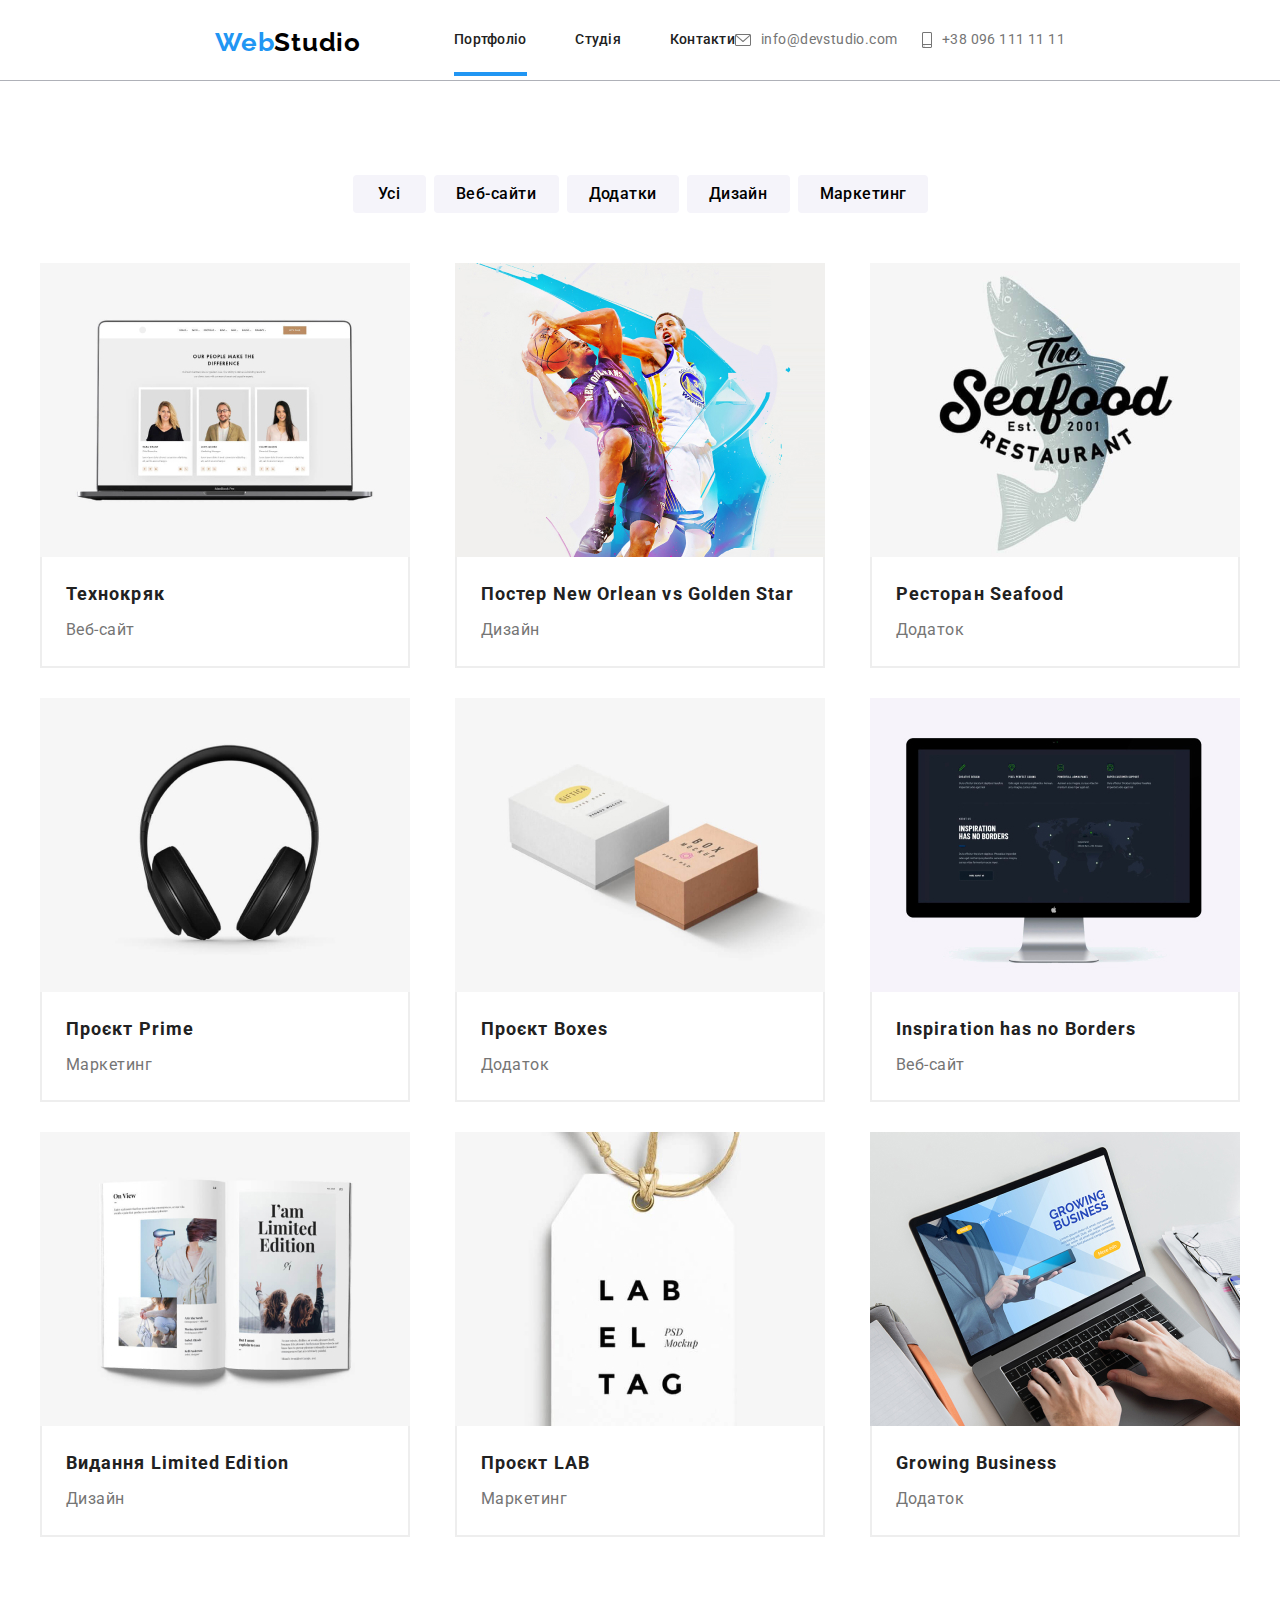
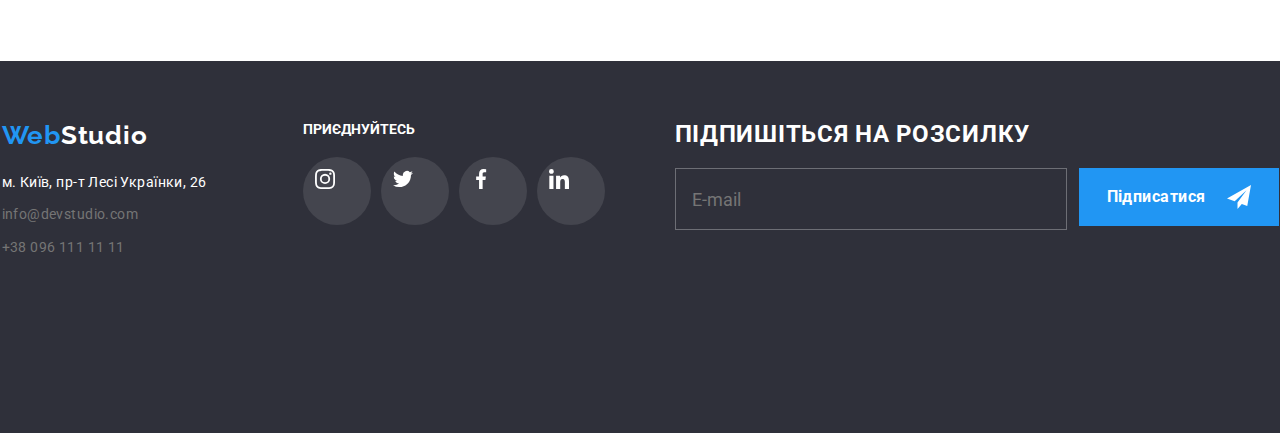
<file: portfolio.html>
<!DOCTYPE html>
<html lang="en">

<head>
  <meta charset="UTF-8" />
  <meta http-equiv="X-UA-Compatible" content="IE=edge" />
  <meta name="viewport" content="width=device-width, initial-scale=1.0" />
  <title>Web Studio</title>
  <link href="https://fonts.googleapis.com/css2?family=Roboto:wght@400;500;700&display=swap" rel="stylesheet" />
  <link href="https://fonts.googleapis.com/css2?family=Raleway:ital,wght@0,100..900;1,100..900&display=swap"
    rel="stylesheet" />
  <link rel="stylesheet" href="https://cdnjs.cloudflare.com/ajax/libs/modern-normalize/2.0.0/modern-normalize.min.css"
    integrity="sha512-4xo8blKMVCiXpTaLzQSLSw3KFOVPWhm/TRtuPVc4WG6kUgjH6J03IBuG7JZPkcWMxJ5huwaBpOpnwYElP/m6wg=="
    crossorigin="anonymous" referrerpolicy="no-referrer" />
  <link rel="stylesheet" href="./css/main.min.css" />
</head>

<body>
  <header class="header">
    <div class="header__container">
      <h1 class="header__logo logo">
        <a href="./index.html"> <span class="span-logo header__span">Web</span>Studio</a>
      </h1>
      <nav class="nav">
        <ul class="nav__menu">
          <li class="nav__li"><a href="./portfolio.html">Портфоліо</a></li>
          <li class="nav__li"><a href="./index.html">Студія</a></li>
          <li class="nav__li"><a href="#">Контакти</a></li>
        </ul>
      </nav>
      <div class="header__menu">
        <div>
          <a class="email header__email" href="mailto:info@devstudio.com">info@devstudio.com</a>
          <svg class="header__icon" width="16" height="12" xmlns="http://www.w3.org/2000/svg">
            <path
              d="M14.5 0h-13C.673 0 0 .673 0 1.5v9c0 .827.673 1.5 1.5 1.5h13c.827 0 1.5-.673 1.5-1.5v-9c0-.827-.673-1.5-1.5-1.5Zm0 1c.068 0 .133.014.192.039L8 6.839l-6.692-5.8A.498.498 0 0 1 1.5 1h13Zm0 10h-13a.5.5 0 0 1-.5-.5V2.095l6.672 5.783a.5.5 0 0 0 .656 0L15 2.095V10.5a.5.5 0 0 1-.5.5Z"
              fill="#757575" />
          </svg>
        </div>
        <div>
          <a class="phone header__phone" href="tel:+380961111111">+38 096 111 11 11</a>
          <svg class="header__icon" width="10" height="16" xmlns="http://www.w3.org/2000/svg">
            <path
              d="M8.5 0h-7C.673 0 0 .673 0 1.5v13c0 .827.673 1.5 1.5 1.5h7c.827 0 1.5-.673 1.5-1.5v-13C10 .673 9.327 0 8.5 0Zm-7 1h7a.5.5 0 0 1 .5.5V12H1V1.5a.5.5 0 0 1 .5-.5Zm7 14h-7a.5.5 0 0 1-.5-.5V13h8v1.5a.5.5 0 0 1-.5.5Z"
              fill="#757575" />
            <path d="M2.354 13.739a.445.445 0 0 1 0 .66.525.525 0 0 1-.708 0 .445.445 0 0 1 0-.66.525.525 0 0 1 .708 0Z"
              fill="#757575" />
          </svg>
        </div>
      </div>
    </div>
  </header>
  <main class="main">
    <article class="container projects">
      <ul class="projects__filter">
        <li><button type="button" class="radio button">Усі</button></li>
        <li><button type="button" class="radio button">Веб-сайти</button></li>
        <li><button type="button" class="radio button">Додатки</button></li>
        <li><button type="button" class="radio button">Дизайн</button></li>
        <li><button type="button" class="radio button">Маркетинг</button></li>
      </ul>
      <ul class="projects__list">
        <li class="projects__item">
          <div class="projects__overlay">
            <div class="projects__card">
              Ресурс пропонує комплексні пропозиції з різним рівнем функціоналу та сервісів. Все
              це дозволить відвідувачу отримати вичерпні відомості про компанію чи приватну особу.
            </div>
            <img src="./images/texnokryak.jpg" alt="texnokryak" width="370" height="294" />
          </div>
          <div class="projects__cont">
            <h3>Технокряк</h3>
            <p>Веб-сайт</p>
          </div>
        </li>
        <li class="projects__item">
          <div class="projects__overlay">
            <div class="projects__card">Ресурс пропонує комплексні пропозиції з різним рівнем функціоналу та сервісів.
              Все
              це дозволить відвідувачу отримати вичерпні відомості про компанію чи приватну особу.
            </div>
            <img src="./images/billboard.jpg" alt="billboard" width="370" height="294" />
          </div>
          <div class="projects__cont">
            <h3>Постер New Orlean vs Golden Star</h3>
            <p>Дизайн</p>
          </div>
        </li>
        <li class="projects__item">
          <div class="projects__overlay">
            <div class="projects__card">Ресурс пропонує комплексні пропозиції з різним рівнем функціоналу та сервісів.
              Все
              це дозволить відвідувачу отримати вичерпні відомості про компанію чи приватну особу.
            </div>
            <img src="./images/restaurant.jpg" alt="restaurant" width="370" height="294" />
          </div>
          <div class="projects__cont">
            <h3>Ресторан Seafood</h3>
            <p>Додаток</p>
          </div>
        </li>
        <li class="projects__item">
          <div class="projects__overlay">
            <div class="projects__card">Ресурс пропонує комплексні пропозиції з різним рівнем функціоналу та сервісів.
              Все
              це дозволить відвідувачу отримати вичерпні відомості про компанію чи приватну особу.
            </div>
            <img src="./images/headphones.jpg" alt="headphones" width="370" height="294" />
          </div>
          <div class="projects__cont">
            <h3>Проєкт Prime</h3>
            <p>Маркетинг</p>
        </li>
        <li class="projects__item">
          <div class="projects__overlay">
            <div class="projects__card">Ресурс пропонує комплексні пропозиції з різним рівнем функціоналу та сервісів.
              Все
              це дозволить відвідувачу отримати вичерпні відомості про компанію чи приватну особу.
            </div>
            <img src="./images/boxes.jpg" alt="boxes" width="370" height="294" />
          </div>
          <div class="projects__cont">
            <h3>Проєкт Boxes</h3>
            <p>Додаток</p>
        </li>
        <li class="projects__item">
          <div class="projects__overlay">
            <div class="projects__card">Ресурс пропонує комплексні пропозиції з різним рівнем функціоналу та сервісів.
              Все
              це дозволить відвідувачу отримати вичерпні відомості про компанію чи приватну особу.
            </div>
            <img src="./images/imac.jpg" alt="imac" width="370" height="294" />
          </div>
          <div class="projects__cont">
            <h3>Inspiration has no Borders</h3>
            <p>Веб-сайт</p>
        </li>
        <li class="projects__item">
          <div class="projects__overlay">
            <div class="projects__card">Ресурс пропонує комплексні пропозиції з різним рівнем функціоналу та сервісів.
              Все
              це дозволить відвідувачу отримати вичерпні відомості про компанію чи приватну особу.
            </div>
            <img src="./images/journal.jpg" alt="journal" width="370" height="294" />
          </div>
          <div class="projects__cont">
            <h3>Видання Limited Edition</h3>
            <p>Дизайн</p>
        </li>
        <li class="projects__item">
          <div class="projects__overlay">
            <div class="projects__card">Ресурс пропонує комплексні пропозиції з різним рівнем функціоналу та сервісів.
              Все
              це дозволить відвідувачу отримати вичерпні відомості про компанію чи приватну особу.
            </div>
            <img src="./images/label.jpg" alt="label" width="370" height="294" />
          </div>
          <div class="projects__cont">
            <h3>Проєкт LAB</h3>
            <p>Маркетинг</p>
        </li>
        <li class="projects__item">
          <div class="projects__overlay">
            <div class="projects__card">Ресурс пропонує комплексні пропозиції з різним рівнем функціоналу та сервісів.
              Все
              це дозволить відвідувачу отримати вичерпні відомості про компанію чи приватну особу.
            </div>
            <img src="./images/macbook.jpg" alt="macbook" width="370" height="294" />
          </div>
          <div class="projects__cont">
            <h3>Growing Business</h3>
            <p>Додаток</p>
        </li>
      </ul>
    </article>
  </main>
  <footer class="footer">
    <div class="container">
      <div class="footer__container">
        <h2 class="footer__logo logo">
          <a href="./index.html"><span class="span-logo">Web</span>Studio</a>
        </h2>
        <address class="location">м. Київ, пр-т Лесі Українки, 26</address>
        <a class="email" href="mailto:info@devstudio.com">info@devstudio.com</a>
        <a class="phone" href="tel:+380961111111">+38 096 111 11 11</a>
      </div>

      <div class="container-add">
        <h3 class="add__title">Приєднуйтесь</h3>
        <ul class="add__list">
          <li class="add__back">
            <a href="#">
              <svg width="20" height="20" fill="none" xmlns="http://www.w3.org/2000/svg">
                <g clip-path="url(#a)">
                  <path
                    d="M19.98 5.88c-.046-1.063-.218-1.793-.464-2.426a4.88 4.88 0 0 0-1.157-1.774 4.922 4.922 0 0 0-1.77-1.153C15.952.281 15.226.11 14.163.063 13.093.012 12.753 0 10.037 0 7.322 0 6.982.012 5.915.059 4.853.105 4.122.277 3.49.523A4.88 4.88 0 0 0 1.715 1.68 4.924 4.924 0 0 0 .563 3.45C.316 4.087.145 4.813.098 5.876c-.051 1.07-.063 1.41-.063 4.126 0 2.715.012 3.055.059 4.122.047 1.063.219 1.793.465 2.426a4.932 4.932 0 0 0 1.156 1.774 4.92 4.92 0 0 0 1.77 1.152c.637.247 1.364.419 2.426.465 1.067.047 1.407.059 4.122.059 2.716 0 3.056-.012 4.122-.059 1.063-.046 1.793-.218 2.426-.464a5.116 5.116 0 0 0 2.927-2.927c.246-.637.418-1.364.465-2.426.047-1.067.058-1.407.058-4.122s-.004-3.055-.05-4.122Zm-1.8 8.166c-.044.977-.208 1.504-.344 1.856a3.318 3.318 0 0 1-1.9 1.898c-.35.137-.882.301-1.855.344-1.055.047-1.371.059-4.04.059-2.668 0-2.989-.012-4.04-.059-.977-.043-1.504-.207-1.856-.344a3.077 3.077 0 0 1-1.148-.746 3.11 3.11 0 0 1-.747-1.148c-.136-.352-.3-.883-.343-1.856-.047-1.055-.059-1.372-.059-4.04 0-2.669.012-2.99.059-4.04.043-.977.207-1.504.343-1.856A3.04 3.04 0 0 1 3 2.965a3.105 3.105 0 0 1 1.15-.746c.35-.137.882-.3 1.855-.344 1.055-.046 1.372-.058 4.04-.058 2.672 0 2.989.012 4.04.058.977.043 1.504.207 1.856.344.433.16.828.414 1.148.746.332.325.586.715.747 1.15.136.35.3.882.343 1.855.047 1.055.059 1.371.059 4.04 0 2.668-.012 2.98-.059 4.036Z" />
                  <path
                    d="M10.037 4.864A5.139 5.139 0 0 0 4.9 10.002a5.139 5.139 0 0 0 10.276 0 5.139 5.139 0 0 0-5.138-5.138Zm0 8.47a3.333 3.333 0 1 1 .001-6.666 3.333 3.333 0 0 1 0 6.667Zm6.541-8.673a1.2 1.2 0 1 1-2.4 0 1.2 1.2 0 0 1 2.4 0Z" />
                </g>
                <defs>
                  <clipPath id="a">
                    <path d="M0 0h20v20H0z" />
                  </clipPath>
                </defs>
              </svg>
            </a>
          </li>
          <li class="add__back">
            <a href="#">
              <svg width="20" height="20" fill="none" xmlns="http://www.w3.org/2000/svg">
                <g clip-path="url(#a)">
                  <path
                    d="M20 3.799a8.549 8.549 0 0 1-2.363.647 4.077 4.077 0 0 0 1.804-2.266 8.192 8.192 0 0 1-2.6.992A4.099 4.099 0 0 0 9.75 5.976c0 .325.027.638.095.935-3.409-.166-6.425-1.8-8.451-4.288A4.128 4.128 0 0 0 .83 4.694c0 1.42.732 2.679 1.821 3.407A4.05 4.05 0 0 1 .8 7.597v.045a4.119 4.119 0 0 0 3.285 4.03 4.09 4.09 0 0 1-1.075.134c-.262 0-.527-.015-.776-.07.531 1.624 2.038 2.818 3.831 2.856a8.238 8.238 0 0 1-5.084 1.75A7.67 7.67 0 0 1 0 16.284a11.543 11.543 0 0 0 6.29 1.84c7.545 0 11.67-6.25 11.67-11.668 0-.18-.006-.356-.015-.53A8.179 8.179 0 0 0 20 3.8Z" />
                </g>
                <defs>
                  <clipPath id="a">
                    <path d="M0 0h20v20H0z" />
                  </clipPath>
                </defs>
              </svg>
            </a>
          </li>
          <li class="add__back">
            <a href="#">
              <svg width="20" height="20" fill="none" xmlns="http://www.w3.org/2000/svg">
                <g clip-path="url(#a)">
                  <path
                    d="M13.33 3.32h1.827V.14a23.576 23.576 0 0 0-2.66-.14C9.864 0 8.06 1.656 8.06 4.7v2.8H5.156v3.555H8.06V20h3.561v-8.944h2.788l.442-3.555h-3.23V5.05c0-1.027.277-1.73 1.709-1.73Z" />
                </g>
                <defs>
                  <clipPath id="a">
                    <path d="M0 0h20v20H0z" />
                  </clipPath>
                </defs>
              </svg>
            </a>
          </li>
          <li class="add__back">
            <a href="#">
              <svg width="20" height="20" fill="none" xmlns="http://www.w3.org/2000/svg">
                <g clip-path="url(#a)">
                  <path
                    d="M19.995 20H20v-7.336c0-3.588-.772-6.352-4.967-6.352-2.017 0-3.37 1.106-3.923 2.156h-.058V6.647H7.074v13.352h4.142v-6.611c0-1.741.33-3.425 2.486-3.425 2.124 0 2.156 1.987 2.156 3.536V20h4.137ZM.33 6.647h4.147V20H.33V6.647ZM2.402 0A2.402 2.402 0 0 0 0 2.402c0 1.325 1.076 2.424 2.402 2.424 1.325 0 2.401-1.098 2.401-2.424A2.403 2.403 0 0 0 2.402 0Z" />
                </g>
                <defs>
                  <clipPath id="a">
                    <path d="M0 0h20v20H0z" />
                  </clipPath>
                </defs>
              </svg>
            </a>
          </li>
        </ul>
      </div>

      <form class="form-subscribe">
        <h2>Підпишіться на розсилку</h2>
        <div class="subscribe__cont">
          <input class="subscribe__input" type="email" name="email" id="email" placeholder="E-mail" />
          <button type="submit" class="subscribe__link">
            Підписатися
            <svg class="subscribe__icon" width="24" height="24" viewBox="0 0 24 24" fill="none"
              xmlns="http://www.w3.org/2000/svg">
              <path
                d="M24 0L0 13.5L7.66994 16.3407L19.5 5.25002L10.5017 17.3896L10.509 17.3923L10.5 17.3896V24.0001L14.8013 18.982L20.2501 21.0001L24 0Z"
                fill="white" />
            </svg>
          </button>
        </div>
      </form>
    </div>
  </footer>
</body>

</html>
</file>
<file: css/styles.min.css>
/*! normalize.css v8.0.1 | MIT License | github.com/necolas/normalize.css */html{line-height:1.15;-webkit-text-size-adjust:100%}body{margin:0}main{display:block}h1{font-size:2em;margin:.67em 0}hr{-webkit-box-sizing:content-box;box-sizing:content-box;height:0;overflow:visible}pre{font-family:monospace,monospace;font-size:1em}a{background-color:rgba(0,0,0,0)}abbr[title]{border-bottom:none;text-decoration:underline;-webkit-text-decoration:underline dotted;text-decoration:underline dotted}b,strong{font-weight:bolder}code,kbd,samp{font-family:monospace,monospace;font-size:1em}small{font-size:80%}sub,sup{font-size:75%;line-height:0;position:relative;vertical-align:baseline}sub{bottom:-0.25em}sup{top:-0.5em}img{border-style:none}button,input,optgroup,select,textarea{font-family:inherit;font-size:100%;line-height:1.15;margin:0}button,input{overflow:visible}button,select{text-transform:none}button::-moz-focus-inner,[type=button]::-moz-focus-inner,[type=reset]::-moz-focus-inner,[type=submit]::-moz-focus-inner{border-style:none;padding:0}button:-moz-focusring,[type=button]:-moz-focusring,[type=reset]:-moz-focusring,[type=submit]:-moz-focusring{outline:1px dotted ButtonText}fieldset{padding:.35em .75em .625em}legend{-webkit-box-sizing:border-box;box-sizing:border-box;color:inherit;display:table;max-width:100%;padding:0;white-space:normal}progress{vertical-align:baseline}textarea{overflow:auto}[type=checkbox],[type=radio]{-webkit-box-sizing:border-box;box-sizing:border-box;padding:0}[type=number]::-webkit-inner-spin-button,[type=number]::-webkit-outer-spin-button{height:auto}[type=search]::-webkit-search-decoration{-webkit-appearance:none}::-webkit-file-upload-button{-webkit-appearance:button;font:inherit}details{display:block}summary{display:list-item}template{display:none}[hidden]{display:none}body{font-family:"Roboto",sans-serif;color:#212121}h1,h2,h3{margin:0px;padding:0px}p{margin:0px;padding:0px}ul{margin:0;padding:0}ul li{list-style:none}a{text-decoration:none}.container{max-width:1200px;margin:0 auto}.section{text-align:center;margin-bottom:94px}.heading{margin:0px;margin-bottom:50px;color:#212121;font-family:"Roboto",sans-serif;font-weight:700;font-size:36px;letter-spacing:.03em}.email:focus,.phone:focus{color:#2196f3}a.email,a.phone{font-family:"Roboto",sans-serif;font-size:14px;line-height:1.7;letter-spacing:.03em;color:#757575}.header{padding-left:215px;padding-right:215px;border-bottom:1px solid #fff}.header__container{display:-webkit-box;display:-ms-flexbox;display:flex;-webkit-box-align:center;-ms-flex-align:center;align-items:center;height:80px}.header__menu{margin-left:auto;display:-webkit-box;display:-ms-flexbox;display:flex;-webkit-box-pack:justify;-ms-flex-pack:justify;justify-content:space-between;width:333px}.header__menu div{display:-webkit-box;display:-ms-flexbox;display:flex;-webkit-box-align:center;-ms-flex-align:center;align-items:center;-webkit-box-orient:horizontal;-webkit-box-direction:reverse;-ms-flex-direction:row-reverse;flex-direction:row-reverse}.header__icon{margin-right:10px}.nav__menu .nav__li:hover,.nav__menu .nav__li:focus{color:#2196f3;cursor:pointer}.nav__menu .nav__li a{color:#212121}.header__email:hover,.header__phone:hover{color:#2196f3}.header__email:hover+svg path,.header__phone:hover+svg path{fill:#2196f3}.logo a{color:#000;font-family:"Raleway",sans-serif;font-weight:700;font-size:26px;letter-spacing:.03em;text-decoration:none}.span-logo{color:#2196f3}.nav__menu{margin-left:93px;display:-webkit-box;display:-ms-flexbox;display:flex;min-width:281px;-webkit-box-pack:justify;-ms-flex-pack:justify;justify-content:space-between}.nav__menu .nav__li{display:inline-block;font-family:"Roboto",sans-serif;line-height:1.14;font-size:14px;color:#212121;letter-spacing:.02em;font-weight:500}.nav__li{position:relative}.nav__li:nth-child(1)::after{content:"";position:absolute;bottom:0;right:0;width:100%;height:4px;margin-bottom:-28px;background-color:#2196f3}.overlay{padding-top:200px;padding-bottom:200px;background-image:-webkit-gradient(linear, left top, right top, from(rgba(47, 48, 58, 0.4)), to(rgba(47, 48, 58, 0.4))),url("../images/background.jpeg");background-image:linear-gradient(to right, rgba(47, 48, 58, 0.4), rgba(47, 48, 58, 0.4)),url("../images/background.jpeg");max-width:1600px;height:600px;margin:0 auto}.order-text{width:696px;margin:0px auto 30px auto;color:#fff;font-size:44px;line-height:1.4;font-weight:900;letter-spacing:.06em;text-transform:uppercase;font-family:"Roboto",sans-serif}.order__button{width:216px;height:50px;color:#fff;background-color:#2196f3;font-size:16px;font-family:"Roboto",sans-serif;border-radius:4px;border:none}.about__list{display:-webkit-box;display:-ms-flexbox;display:flex;-webkit-box-pack:justify;-ms-flex-pack:justify;justify-content:space-between}.about__list h3{color:#212121;font-size:14px;font-weight:700;letter-spacing:.03em;text-transform:uppercase;font-family:"Roboto",sans-serif;margin-bottom:10px}.about__list p{color:#757575;font-family:"Roboto",sans-serif;font-weight:400;font-size:14px;line-height:171%;letter-spacing:.03em}.about__list li{max-width:270px;text-align:left}.about__icon{padding:25px 100px;width:270px;height:120px;background-color:#f5f4fa;margin-bottom:30px}.what__img-works{display:-webkit-box;display:-ms-flexbox;display:flex;margin:0px;padding:0px;-webkit-box-pack:justify;-ms-flex-pack:justify;justify-content:space-between}.what__img-works li{position:relative}.what-label{display:-webkit-box;display:-ms-flexbox;display:flex;-webkit-box-pack:center;-ms-flex-pack:center;justify-content:center;-webkit-box-align:center;-ms-flex-align:center;align-items:center;position:absolute;width:100%;height:70px;bottom:0;right:0;background-color:rgba(47,48,58,.8);font-weight:700;text-transform:uppercase;color:#fff;font-size:14px}.clients__list{display:-webkit-box;display:-ms-flexbox;display:flex;-webkit-column-gap:30px;-moz-column-gap:30px;column-gap:30px;-webkit-box-pack:space-evenly;-ms-flex-pack:space-evenly;justify-content:space-evenly}.clients__item{width:170px;height:92px;border:2px solid #afb1b8;border-radius:4px;display:-webkit-box;display:-ms-flexbox;display:flex;-webkit-box-align:center;-ms-flex-align:center;align-items:center;-webkit-box-pack:center;-ms-flex-pack:center;justify-content:center}.clients__item:hover{border:2px solid #2196f3;fill:#2196f3}.clients__item:hover svg path{fill:inherit}.section-employee{padding:94px 0;background-color:#f5f4fa}.employee__list{padding:0;margin:0;display:-webkit-box;display:-ms-flexbox;display:flex;-webkit-box-pack:space-evenly;-ms-flex-pack:space-evenly;justify-content:space-evenly;-webkit-column-gap:30px;-moz-column-gap:30px;column-gap:30px}.employee__item{text-align:center;background-color:#fff;max-width:270px}.employee__item p{color:#757575;text-align:center;font-family:"Roboto",sans-serif;font-weight:400;font-size:16px;letter-spacing:.03em;padding:10px 70px 16px 70px;white-space:nowrap}.employee__item img{margin-bottom:30px}.employee__item h3{color:#212121;font-family:"Roboto",sans-serif;font-weight:500;font-size:16px;letter-spacing:.03em;text-align:center}.cont-icons{display:-webkit-box;display:-ms-flexbox;display:flex;-webkit-box-pack:center;-ms-flex-pack:center;justify-content:center;-webkit-column-gap:10px;-moz-column-gap:10px;column-gap:10px;margin-bottom:30px}.cont-icons li .back-social{display:block;width:44px;height:44px;background-color:rgba(0,0,0,0);border-radius:50%;padding:12px 12px}.cont-icons li .back-social:hover{background-color:#2196f3}.cont-icons li .back-social:hover svg{fill:#fff}.cont-icons li .back-social svg{fill:#afb1b8;width:20px;height:20px}.footer{background-color:#2f303a;height:252px;padding:60px 215px}.footer .container{display:-webkit-box;display:-ms-flexbox;display:flex;-webkit-column-gap:70px;-moz-column-gap:70px;column-gap:70px;-webkit-box-pack:center;-ms-flex-pack:center;justify-content:center}.footer__container{display:-webkit-box;display:-ms-flexbox;display:flex;-webkit-box-orient:vertical;-webkit-box-direction:normal;-ms-flex-direction:column;flex-direction:column;max-width:231px;row-gap:9px}.footer__container .location{width:231px}.footer__container .logo{margin-bottom:11px}.footer__container .logo a{color:#fff}.footer__container .location{font-family:"Roboto",sans-serif;font-style:normal;font-size:14px;line-height:1.7;letter-spacing:.03em;color:#fff}.footer__container .email:hover,.footer__container .phone:hover{color:#2196f3;-webkit-transition:color 250ms cubic-bezier(0.4, 0, 0.2, 1);transition:color 250ms cubic-bezier(0.4, 0, 0.2, 1)}.footer__container .email:footer,.footer__container .phone:footer{color:#2196f3;-webkit-transition:color 250ms cubic-bezier(0.4, 0, 0.2, 1);transition:color 250ms cubic-bezier(0.4, 0, 0.2, 1)}.add__title{margin-bottom:20px;font-weight:700;text-transform:uppercase;color:#fff;font-size:14px}.add__list{display:-webkit-box;display:-ms-flexbox;display:flex;-webkit-column-gap:10px;-moz-column-gap:10px;column-gap:10px}.add__back{display:block;width:44px;height:44px;border-radius:50%;padding:12px 12px;background-color:#44454e}.add__back:hover svg g{fill:#fff}.add__back:hover{background-color:#2196f3;-webkit-transition:background-color 250ms cubic-bezier(0.4, 0, 0.2, 1);transition:background-color 250ms cubic-bezier(0.4, 0, 0.2, 1)}.add__back svg g{fill:#fff}.form-subscribe h2{font-weight:700;text-transform:uppercase;color:#fff;letter-spacing:.03em;margin-bottom:20px}.subscribe__cont{display:-webkit-box;display:-ms-flexbox;display:flex;gap:0 12px}.subscribe__cont .subscribe__input{border:1px solid rgba(255,255,255,.3);color:#fff;background-color:rgba(0,0,0,0);width:358px;height:58px;font-size:18px;padding-left:16px;padding-right:16px}.subscribe__cont .subscribe__link{display:-webkit-box;display:-ms-flexbox;display:flex;-webkit-box-align:center;-ms-flex-align:center;align-items:center;-webkit-box-pack:justify;-ms-flex-pack:justify;justify-content:space-between;padding:10px 28px;border:none;gap:0 10px;width:200px;height:58px;color:#fff;font-weight:700;letter-spacing:.03em;line-height:30px;background-color:#2196f3;cursor:pointer}.subscribe__cont .subscribe__icon{width:24px;height:24px;-o-object-fit:contain;object-fit:contain}.form{display:-webkit-box;display:-ms-flexbox;display:flex;-webkit-box-orient:vertical;-webkit-box-direction:normal;-ms-flex-direction:column;flex-direction:column;padding:0px 32px}.form__cont{position:relative;display:block;width:100%;margin-bottom:28px;font-size:12px;color:#757575}.form__cont{text-align:center}.form__cont--checkbox{display:-webkit-box;display:-ms-flexbox;display:flex;-webkit-box-pack:center;-ms-flex-pack:center;justify-content:center;-webkit-box-align:center;-ms-flex-align:center;align-items:center;-webkit-column-gap:6px;-moz-column-gap:6px;column-gap:6px}.label-text{position:absolute;left:40px;top:50%;-webkit-transform:translateY(-50%);-ms-transform:translateY(-50%);transform:translateY(-50%)}.label-textarea{text-align:start;margin-bottom:4px}.form-svg{position:absolute;left:10px;top:50%;-webkit-transform:translateY(-50%);-ms-transform:translateY(-50%);transform:translateY(-50%);display:inline-block;width:18px;height:18px;fill:#212121}.form-input{width:100%;height:40px;padding:11px 12px 11px 38px;cursor:pointer}.form-input:not(:-moz-placeholder-shown)+.label-text{position:absolute;transform:translateY(-15px);top:0;left:0}.form-input:not(:-ms-input-placeholder)+.label-text{position:absolute;-ms-transform:translateY(-15px);transform:translateY(-15px);top:0;left:0}.form-input:focus+.label-text,.form-input:not(:placeholder-shown)+.label-text{position:absolute;-webkit-transform:translateY(-15px);-ms-transform:translateY(-15px);transform:translateY(-15px);top:0;left:0}.form__cont:focus-within .form-svg{position:absolute;-webkit-transform:translateY(-50%);-ms-transform:translateY(-50%);transform:translateY(-50%);top:50%;left:10px;fill:#2196f3;-webkit-transition:fill 250ms cubic-bezier(0.4, 0, 0.2, 1);transition:fill 250ms cubic-bezier(0.4, 0, 0.2, 1)}.textarea{display:block;width:100%;height:120px;resize:none;border-radius:4px;padding:12px 16px;margin-bottom:20px}.form-privacy{text-decoration:underline;color:#2196f3}.form-submit{display:inline-block;width:200px;padding:10px 52px;background-color:#2196f3;color:#fff;font-weight:700;line-height:30px;text-align:center;margin:0 auto;border-radius:4px;border:rgba(0,0,0,0)}.form-checkbox{position:absolute;width:1px;height:1px;margin:-1px;border:0;padding:0;white-space:nowrap;-webkit-clip-path:inset(100%);clip-path:inset(100%);clip:rect(0 0 0 0);overflow:hidden}.checkbox{border:2px solid #212121;display:inline-block;width:16px;height:15px}.form__cont--checkbox:focus-within .checkbox{background-image:url(../images/icon/check.svg);background-size:contain;background-origin:border-box;border:rgba(0,0,0,0)}.backdrop{position:fixed;top:0;left:0;width:100%;height:100%;background-color:rgba(0,0,0,.2);-webkit-transition:opacity 500ms ease-in;transition:opacity 500ms ease-in}.is-hidden{opacity:0;pointer-events:none}.is-hidden .modal{position:relative;left:50%;right:50%;-webkit-transform:translate(-50%, -50%) scale(1.5);-ms-transform:translate(-50%, -50%) scale(1.5);transform:translate(-50%, -50%) scale(1.5)}.modal{position:relative;padding:8px 8px;width:536px;height:589px;background-color:#fff;left:50%;top:50%;-webkit-transform:translate(-50%, -50%) scale(1);-ms-transform:translate(-50%, -50%) scale(1);transform:translate(-50%, -50%) scale(1);-webkit-transition:-webkit-transform 500ms ease-in;transition:-webkit-transform 500ms ease-in;transition:transform 500ms ease-in;transition:transform 500ms ease-in, -webkit-transform 500ms ease-in;transition:transform 500ms ease-in,-webkit-transform 500ms ease-in;text-align:end}.backdrop-button{padding:8px 8px 0 0;border:none;background-color:rgba(0,0,0,0);cursor:pointer;width:30px;height:30px;background-image:url(../images/icon/close.svg)}.modal-title{font-size:20px;text-align:center;margin-bottom:12px}
</file>
<file: css/main.min.css>
/*! normalize.css v8.0.1 | MIT License | github.com/necolas/normalize.css */html{line-height:1.15;-webkit-text-size-adjust:100%}body{margin:0}main{display:block}h1{font-size:2em;margin:.67em 0}hr{-webkit-box-sizing:content-box;box-sizing:content-box;height:0;overflow:visible}pre{font-family:monospace,monospace;font-size:1em}a{background-color:rgba(0,0,0,0)}abbr[title]{border-bottom:none;text-decoration:underline;-webkit-text-decoration:underline dotted;text-decoration:underline dotted}b,strong{font-weight:bolder}code,kbd,samp{font-family:monospace,monospace;font-size:1em}small{font-size:80%}sub,sup{font-size:75%;line-height:0;position:relative;vertical-align:baseline}sub{bottom:-0.25em}sup{top:-0.5em}img{border-style:none}button,input,optgroup,select,textarea{font-family:inherit;font-size:100%;line-height:1.15;margin:0}button,input{overflow:visible}button,select{text-transform:none}button::-moz-focus-inner,[type=button]::-moz-focus-inner,[type=reset]::-moz-focus-inner,[type=submit]::-moz-focus-inner{border-style:none;padding:0}button:-moz-focusring,[type=button]:-moz-focusring,[type=reset]:-moz-focusring,[type=submit]:-moz-focusring{outline:1px dotted ButtonText}fieldset{padding:.35em .75em .625em}legend{-webkit-box-sizing:border-box;box-sizing:border-box;color:inherit;display:table;max-width:100%;padding:0;white-space:normal}progress{vertical-align:baseline}textarea{overflow:auto}[type=checkbox],[type=radio]{-webkit-box-sizing:border-box;box-sizing:border-box;padding:0}[type=number]::-webkit-inner-spin-button,[type=number]::-webkit-outer-spin-button{height:auto}[type=search]::-webkit-search-decoration{-webkit-appearance:none}::-webkit-file-upload-button{-webkit-appearance:button;font:inherit}details{display:block}summary{display:list-item}template{display:none}[hidden]{display:none}body{font-family:"Roboto",sans-serif;color:#212121}h1,h2,h3{margin:0px;padding:0px}p{margin:0px;padding:0px}ul{margin:0;padding:0}ul li{list-style:none}a{text-decoration:none}.container{max-width:1200px;margin:0 auto}.button{cursor:pointer;border:none}a.email,a.phone{font-family:"Roboto",sans-serif;font-size:14px;line-height:1.7;letter-spacing:.03em;color:#757575}.header{padding-left:215px;padding-right:215px;border-bottom:1px solid #afb1b8}.header__container{display:-webkit-box;display:-ms-flexbox;display:flex;-webkit-box-align:center;-ms-flex-align:center;align-items:center;height:80px}.header__menu{margin-left:auto;display:-webkit-box;display:-ms-flexbox;display:flex;-webkit-box-pack:justify;-ms-flex-pack:justify;justify-content:space-between;width:333px}.header__menu div{display:-webkit-box;display:-ms-flexbox;display:flex;-webkit-box-align:center;-ms-flex-align:center;align-items:center;-webkit-box-orient:horizontal;-webkit-box-direction:reverse;-ms-flex-direction:row-reverse;flex-direction:row-reverse}.header__icon{margin-right:10px}.nav__menu .nav__li a{color:#212121}.nav__menu .nav__li a:hover,.nav__menu .nav__li a:focus{cursor:pointer;color:#2196f3}.header__email:hover,.header__phone:hover{color:#2196f3}.header__email:hover+svg path,.header__phone:hover+svg path{fill:#2196f3}.logo a{color:#000;font-family:"Raleway",sans-serif;font-weight:700;font-size:26px;letter-spacing:.03em;text-decoration:none}.span-logo{color:#2196f3}.nav__menu{margin-left:93px;display:-webkit-box;display:-ms-flexbox;display:flex;min-width:281px;-webkit-box-pack:justify;-ms-flex-pack:justify;justify-content:space-between}.nav__menu .nav__li{display:inline-block;font-family:"Roboto",sans-serif;line-height:1.14;font-size:14px;color:#212121;letter-spacing:.02em;font-weight:500}.nav__li{position:relative}.nav__li:nth-child(1)::after{content:"";position:absolute;bottom:0;right:0;width:100%;height:4px;margin-bottom:-28px;background-color:#2196f3}.main{padding:94px 0}.main .container{display:-webkit-box;display:-ms-flexbox;display:flex;-webkit-box-orient:vertical;-webkit-box-direction:normal;-ms-flex-direction:column;flex-direction:column;-webkit-box-align:center;-ms-flex-align:center;align-items:center}.radio:hover{background-color:#2196f3;color:#fff}.projects__overlay{position:relative;width:370px;height:294px;overflow:hidden}.projects__card{position:absolute;padding:63px 24px;background-color:rgba(33,150,243,.9);width:100%;height:100%;font-size:18px;line-height:1.5;letter-spacing:.03em;color:#fff;-webkit-transform:translateY(100%);-ms-transform:translateY(100%);transform:translateY(100%);-webkit-transition:-webkit-transform 250ms cubic-bezier(0.4, 0, 0.2, 1);transition:-webkit-transform 250ms cubic-bezier(0.4, 0, 0.2, 1);transition:transform 250ms cubic-bezier(0.4, 0, 0.2, 1);transition:transform 250ms cubic-bezier(0.4, 0, 0.2, 1), -webkit-transform 250ms cubic-bezier(0.4, 0, 0.2, 1)}.projects__item{display:-webkit-box;display:-ms-flexbox;display:flex;position:relative;-webkit-box-orient:vertical;-webkit-box-direction:normal;-ms-flex-direction:column;flex-direction:column;margin-bottom:30px;overflow:hidden;-webkit-transition:-webkit-box-shadow 250ms cubic-bezier(0.4, 0, 0.2, 1);transition:-webkit-box-shadow 250ms cubic-bezier(0.4, 0, 0.2, 1);transition:box-shadow 250ms cubic-bezier(0.4, 0, 0.2, 1);transition:box-shadow 250ms cubic-bezier(0.4, 0, 0.2, 1), -webkit-box-shadow 250ms cubic-bezier(0.4, 0, 0.2, 1)}.projects__item:hover{-webkit-box-shadow:1px 4px 6px 0 rgba(0,0,0,.16),0 4px 4px 0 rgba(0,0,0,.06),0 1px 1px 0 rgba(0,0,0,.12);box-shadow:1px 4px 6px 0 rgba(0,0,0,.16),0 4px 4px 0 rgba(0,0,0,.06),0 1px 1px 0 rgba(0,0,0,.12)}.projects__item:hover .projects__card{-webkit-transform:translateY(0);-ms-transform:translateY(0);transform:translateY(0)}.radio{border-radius:4px;width:73px;height:38px;background-color:#f5f4fa;font-family:"Roboto",sans-serif;font-weight:500;font-size:16px;letter-spacing:.03em;line-height:162%;text-align:center;padding:6px 22px}.projects__filter{display:-webkit-box;display:-ms-flexbox;display:flex;gap:8px;margin-bottom:50px}.projects__filter li:nth-child(2) button{width:125px}.projects__filter li:nth-child(3) button{width:112px}.projects__filter li:nth-child(4) button{width:103px}.projects__filter li:nth-child(5) button{width:130px}.projects__list{display:-webkit-box;display:-ms-flexbox;display:flex;-ms-flex-wrap:wrap;flex-wrap:wrap;-webkit-box-pack:justify;-ms-flex-pack:justify;justify-content:space-between}.projects__cont{padding:20px 24px;display:-webkit-box;display:-ms-flexbox;display:flex;-webkit-box-orient:vertical;-webkit-box-direction:normal;-ms-flex-direction:column;flex-direction:column;gap:4px;border:2px solid #eee;border-top:none}.projects__cont h3{font-family:"Roboto",sans-serif;font-weight:700;font-size:18px;line-height:1.9;letter-spacing:.06em;color:#212121}.projects__cont p{font-family:"Roboto",sans-serif;font-weight:400;font-size:16px;line-height:1.9;letter-spacing:.03em;color:#757575}.footer{background-color:#2f303a;height:252px;padding:60px 215px}.footer .container{display:-webkit-box;display:-ms-flexbox;display:flex;-webkit-column-gap:70px;-moz-column-gap:70px;column-gap:70px;-webkit-box-pack:center;-ms-flex-pack:center;justify-content:center}.footer__container{display:-webkit-box;display:-ms-flexbox;display:flex;-webkit-box-orient:vertical;-webkit-box-direction:normal;-ms-flex-direction:column;flex-direction:column;max-width:231px;row-gap:9px}.footer__container .location{width:231px}.footer__container .logo{margin-bottom:11px}.footer__container .logo a{color:#fff}.footer__container .location{font-family:"Roboto",sans-serif;font-style:normal;font-size:14px;line-height:1.7;letter-spacing:.03em;color:#fff}.footer__container .email:hover,.footer__container .phone:hover{color:#2196f3;-webkit-transition:color 250ms cubic-bezier(0.4, 0, 0.2, 1);transition:color 250ms cubic-bezier(0.4, 0, 0.2, 1)}.footer__container .email:footer,.footer__container .phone:footer{color:#2196f3;-webkit-transition:color 250ms cubic-bezier(0.4, 0, 0.2, 1);transition:color 250ms cubic-bezier(0.4, 0, 0.2, 1)}.add__title{margin-bottom:20px;font-weight:700;text-transform:uppercase;color:#fff;font-size:14px}.add__list{display:-webkit-box;display:-ms-flexbox;display:flex;-webkit-column-gap:10px;-moz-column-gap:10px;column-gap:10px}.add__back{display:block;width:44px;height:44px;border-radius:50%;padding:12px 12px;background-color:#44454e}.add__back:hover svg g{fill:#fff}.add__back:hover{background-color:#2196f3;-webkit-transition:background-color 250ms cubic-bezier(0.4, 0, 0.2, 1);transition:background-color 250ms cubic-bezier(0.4, 0, 0.2, 1)}.add__back svg g{fill:#fff}.form-subscribe h2{font-weight:700;text-transform:uppercase;color:#fff;letter-spacing:.03em;margin-bottom:20px}.subscribe__cont{display:-webkit-box;display:-ms-flexbox;display:flex;gap:0 12px}.subscribe__cont .subscribe__input{border:1px solid rgba(255,255,255,.3);color:#fff;background-color:rgba(0,0,0,0);width:358px;height:58px;font-size:18px;padding-left:16px;padding-right:16px}.subscribe__cont .subscribe__link{display:-webkit-box;display:-ms-flexbox;display:flex;-webkit-box-align:center;-ms-flex-align:center;align-items:center;-webkit-box-pack:justify;-ms-flex-pack:justify;justify-content:space-between;padding:10px 28px;border:none;gap:0 10px;width:200px;height:58px;color:#fff;font-weight:700;letter-spacing:.03em;line-height:30px;background-color:#2196f3;cursor:pointer}.subscribe__cont .subscribe__icon{width:24px;height:24px;-o-object-fit:contain;object-fit:contain}.form{display:-webkit-box;display:-ms-flexbox;display:flex;-webkit-box-orient:vertical;-webkit-box-direction:normal;-ms-flex-direction:column;flex-direction:column;padding:0px 32px}.form__cont{position:relative;display:block;width:100%;margin-bottom:28px;font-size:12px;color:#757575}.form__cont{text-align:center}.form__cont--checkbox{display:-webkit-box;display:-ms-flexbox;display:flex;-webkit-box-pack:center;-ms-flex-pack:center;justify-content:center;-webkit-box-align:center;-ms-flex-align:center;align-items:center;-webkit-column-gap:6px;-moz-column-gap:6px;column-gap:6px}.label-text{position:absolute;left:40px;top:50%;-webkit-transform:translateY(-50%);-ms-transform:translateY(-50%);transform:translateY(-50%)}.label-textarea{text-align:start;margin-bottom:4px}.form-svg{position:absolute;left:10px;top:50%;-webkit-transform:translateY(-50%);-ms-transform:translateY(-50%);transform:translateY(-50%);display:inline-block;width:18px;height:18px;fill:#212121}.form-input{width:100%;height:40px;padding:11px 12px 11px 38px;cursor:pointer}.form-input:not(:-moz-placeholder-shown)+.label-text{position:absolute;transform:translateY(-15px);top:0;left:0}.form-input:not(:-ms-input-placeholder)+.label-text{position:absolute;-ms-transform:translateY(-15px);transform:translateY(-15px);top:0;left:0}.form-input:focus+.label-text,.form-input:not(:placeholder-shown)+.label-text{position:absolute;-webkit-transform:translateY(-15px);-ms-transform:translateY(-15px);transform:translateY(-15px);top:0;left:0}.form__cont:focus-within .form-svg{position:absolute;-webkit-transform:translateY(-50%);-ms-transform:translateY(-50%);transform:translateY(-50%);top:50%;left:10px;fill:#2196f3;-webkit-transition:fill 250ms cubic-bezier(0.4, 0, 0.2, 1);transition:fill 250ms cubic-bezier(0.4, 0, 0.2, 1)}.textarea{display:block;width:100%;height:120px;resize:none;border-radius:4px;padding:12px 16px;margin-bottom:20px}.form-privacy{text-decoration:underline;color:#2196f3}.form-submit{display:inline-block;width:200px;padding:10px 52px;background-color:#2196f3;color:#fff;font-weight:700;line-height:30px;text-align:center;margin:0 auto;border-radius:4px;border:rgba(0,0,0,0)}.form-checkbox{position:absolute;width:1px;height:1px;margin:-1px;border:0;padding:0;white-space:nowrap;-webkit-clip-path:inset(100%);clip-path:inset(100%);clip:rect(0 0 0 0);overflow:hidden}.checkbox{border:2px solid #212121;display:inline-block;width:16px;height:15px}.form__cont-checkbox:focus-within .checkbox{background-image:url(../images/icon/check.svg);background-size:contain;background-origin:border-box;border:rgba(0,0,0,0)}
</file>
